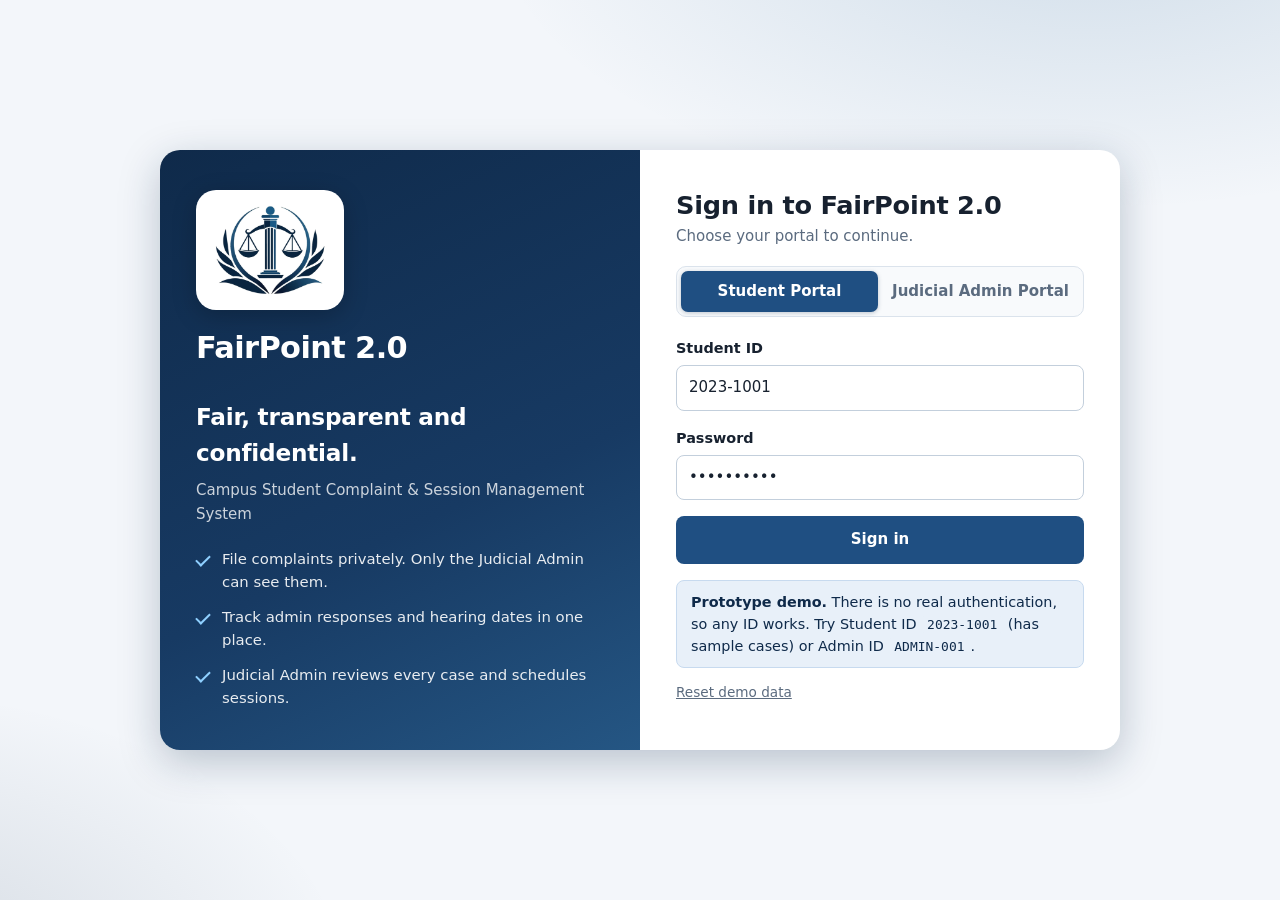
<file: fairpoint-2.0/index.html>
<!DOCTYPE html>
<html lang="en">
<head>
  <meta charset="UTF-8">
  <meta name="viewport" content="width=device-width, initial-scale=1">
  <title>FairPoint 2.0 | Campus Student Complaint &amp; Session Management System</title>
  <meta name="description" content="FairPoint 2.0 lets students file confidential complaints and track hearing sessions, while the Judicial Admin reviews cases, responds, and schedules sessions.">
  <link rel="icon" type="image/png" href="favicon.png">
  <style>


:root {
  
  --primary: #1f4f82;
  --primary-hover: #183f69;
  --primary-soft: #e8f0f9;
  --navy: #0f2a4a;
  --navy-2: #173a63;
  --accent: #2f6b9c;

  
  --bg: #f3f6fa;
  --surface: #ffffff;
  --surface-alt: #f8fafc;
  --border: #dbe3ec;
  --border-strong: #c3cfdc;
  --text: #17212f;
  --text-muted: #5b6b7f;
  --on-dark: #ffffff;

  
  --pending-bg: #fff4d6;   --pending-fg: #8a5a00;
  --review-bg: #e3efff;    --review-fg: #1b4f9c;
  --scheduled-bg: #ece6ff; --scheduled-fg: #4b34a8;
  --resolved-bg: #dff5e6;  --resolved-fg: #176a3a;
  --dismissed-bg: #eceff3; --dismissed-fg: #4d5b6c;
  --draft-bg: #eceff3;     --draft-fg: #4d5b6c;
  --danger: #b3261e;
  --danger-bg: #fdecea;

  
  --radius: 12px;
  --radius-sm: 8px;
  --shadow: 0 1px 2px rgba(15, 42, 74, .06), 0 4px 16px rgba(15, 42, 74, .06);
  --shadow-lg: 0 12px 40px rgba(15, 42, 74, .25);
  --topbar-h: 68px;
  --sidenav-w: 232px;
  --font: system-ui, -apple-system, "Segoe UI", Roboto, "Helvetica Neue", Arial, sans-serif;
  --focus: 0 0 0 3px rgba(47, 107, 156, .35);
}

*, *::before, *::after { box-sizing: border-box; }

html { -webkit-text-size-adjust: 100%; }

body {
  margin: 0;
  font-family: var(--font);
  font-size: 15px;
  line-height: 1.55;
  color: var(--text);
  background: var(--bg);
}

h1, h2, h3, p { margin: 0; }
h1 { font-size: 1.6rem; line-height: 1.2; letter-spacing: -.01em; }
h2 { font-size: 1.15rem; }
h3 { font-size: 1rem; }
code { background: var(--primary-soft); padding: 1px 6px; border-radius: 4px; font-size: .9em; }
[hidden] { display: none !important; }
img { max-width: 100%; }

.sr-only {
  position: absolute; width: 1px; height: 1px; padding: 0; margin: -1px;
  overflow: hidden; clip: rect(0, 0, 0, 0); white-space: nowrap; border: 0;
}
.skip-link {
  position: absolute; left: 12px; top: -48px; z-index: 100;
  background: var(--navy); color: var(--on-dark); padding: 8px 14px; border-radius: var(--radius-sm);
}
.skip-link:focus { top: 12px; }
.muted { color: var(--text-muted); }

:focus-visible { outline: none; box-shadow: var(--focus); border-radius: 4px; }


.brand { display: flex; align-items: center; gap: 12px; text-decoration: none; color: var(--navy); }
.brand__logo { display: block; width: 60px; height: auto; flex: none; }
.brand__text { display: flex; flex-direction: column; line-height: 1.15; }
.brand__name { font-size: 1.35rem; font-weight: 800; letter-spacing: -.02em; color: var(--navy); }
.brand__tag { font-size: .72rem; color: var(--text-muted); letter-spacing: .02em; }

.brand--stacked { flex-direction: column; align-items: flex-start; gap: 14px; margin-bottom: 28px; }
.brand--stacked .brand__name { color: var(--on-dark); font-size: 1.9rem; }
.brand__tile {
  display: grid; place-items: center;
  background: #fff; border-radius: 20px; padding: 14px 18px;
  box-shadow: 0 6px 24px rgba(0, 0, 0, .22);
}
.brand--stacked .brand__logo { width: 112px; }


.btn {
  appearance: none; border: 1px solid transparent; cursor: pointer;
  font: inherit; font-weight: 600; padding: 9px 18px; border-radius: var(--radius-sm);
  transition: background .15s, border-color .15s, color .15s, transform .05s;
}
.btn:active { transform: translateY(1px); }
.btn--primary { background: var(--primary); color: #fff; }
.btn--primary:hover { background: var(--primary-hover); }
.btn--secondary { background: var(--primary-soft); color: var(--primary); border-color: #c7daef; }
.btn--secondary:hover { background: #d8e7f7; }
.btn--ghost { background: transparent; color: var(--text-muted); border-color: var(--border-strong); }
.btn--ghost:hover { background: var(--surface-alt); color: var(--text); }
.btn--light { background: var(--surface); color: var(--navy); border-color: var(--border-strong); }
.btn--light:hover { background: var(--primary-soft); }
.btn--danger { background: var(--danger-bg); color: var(--danger); border-color: #f2c4c0; }
.btn--sm { padding: 5px 12px; font-size: .85rem; }
.btn--block { width: 100%; padding: 11px 18px; }
.link-btn {
  appearance: none; background: none; border: 0; padding: 0; margin-top: 14px;
  color: var(--text-muted); font: inherit; font-size: .85rem; text-decoration: underline; cursor: pointer;
}
.link-btn:hover { color: var(--primary); }
.icon-btn {
  appearance: none; background: transparent; border: 0; cursor: pointer;
  width: 36px; height: 36px; border-radius: 50%; font-size: 1.6rem; line-height: 1; color: var(--text-muted);
}
.icon-btn:hover { background: var(--surface-alt); color: var(--text); }


.field { display: flex; flex-direction: column; gap: 6px; margin-bottom: 16px; }
.field--inline { margin: 0; }
.field--full { grid-column: 1 / -1; }
label { font-weight: 600; font-size: .9rem; }
input, select, textarea {
  width: 100%; font: inherit; color: var(--text); background: var(--surface);
  border: 1px solid var(--border-strong); border-radius: var(--radius-sm); padding: 10px 12px;
}
input:focus, select:focus, textarea:focus { outline: none; border-color: var(--accent); box-shadow: var(--focus); }
input[readonly] { background: var(--surface-alt); color: var(--text-muted); }
textarea { resize: vertical; min-height: 96px; }
input[aria-invalid="true"], textarea[aria-invalid="true"], select[aria-invalid="true"] { border-color: var(--danger); }
.hint { font-size: .8rem; color: var(--text-muted); }
.field__error { color: var(--danger); font-size: .88rem; margin-bottom: 12px; }
.req { color: var(--danger); }
.tag {
  display: inline-block; margin-left: 8px; padding: 1px 8px; border-radius: 999px;
  background: var(--surface-alt); border: 1px solid var(--border); color: var(--text-muted);
  font-size: .72rem; font-weight: 600; vertical-align: middle;
}
fieldset { border: 0; padding: 0; margin: 0 0 8px; min-width: 0; }
legend {
  padding: 0; margin-bottom: 12px; font-weight: 700; color: var(--navy);
  font-size: 1rem; border-bottom: 2px solid var(--primary-soft); width: 100%; padding-bottom: 6px;
}
.form-grid { display: grid; grid-template-columns: repeat(2, minmax(0, 1fr)); column-gap: 18px; }
.form__actions { display: flex; flex-wrap: wrap; justify-content: flex-end; gap: 10px; margin-top: 8px; }
.form--flat { border-top: 1px solid var(--border); padding-top: 18px; margin-top: 20px; }
.form--flat h3 { margin-bottom: 12px; }


.notice {
  border-radius: var(--radius-sm); padding: 10px 14px; font-size: .9rem; margin: 16px 0 0;
  border: 1px solid transparent;
}
.notice--info { background: var(--primary-soft); border-color: #c7daef; color: var(--navy); }
.notice--lock { background: #eef7f1; border-color: #cfe8d8; color: #1c5a35; margin: 0 0 18px; }
.notice--warn { background: var(--pending-bg); color: var(--pending-fg); border-color: #f0dca0; }


.auth {
  min-height: 100vh; display: grid; place-items: center; padding: 24px 16px;
  background:
    radial-gradient(1000px 500px at 85% -10%, rgba(47, 107, 156, .18), transparent 60%),
    radial-gradient(800px 500px at -10% 110%, rgba(15, 42, 74, .14), transparent 60%),
    var(--bg);
}
.auth__panel {
  width: min(960px, 100%); display: grid; grid-template-columns: 1fr 1fr;
  background: var(--surface); border-radius: 20px; overflow: hidden; box-shadow: var(--shadow-lg);
}
.auth__brand {
  background: linear-gradient(155deg, var(--navy) 0%, var(--navy-2) 60%, var(--accent) 130%);
  color: var(--on-dark); padding: 40px 36px; display: flex; flex-direction: column; justify-content: center;
}
.auth__brand h2 { font-size: 1.45rem; margin-bottom: 8px; letter-spacing: -.01em; }
.auth__brand > p { color: rgba(255, 255, 255, .78); margin-bottom: 22px; }
.auth__points { list-style: none; margin: 0; padding: 0; display: grid; gap: 12px; }
.auth__points li { position: relative; padding-left: 26px; color: rgba(255, 255, 255, .9); font-size: .93rem; }
.auth__points li::before {
  content: ""; position: absolute; left: 0; top: 7px; width: 14px; height: 8px;
  border-left: 2px solid #8fd0ff; border-bottom: 2px solid #8fd0ff; transform: rotate(-45deg);
}
.auth__card { padding: 40px 36px; }
.auth__card h1 { margin-bottom: 4px; }
.auth__card .muted { margin-bottom: 18px; }

.segmented {
  display: grid; grid-template-columns: 1fr 1fr; gap: 4px; padding: 4px; margin-bottom: 20px;
  background: var(--surface-alt); border: 1px solid var(--border); border-radius: 10px;
}
.segmented__btn {
  appearance: none; border: 0; background: transparent; cursor: pointer; font: inherit; font-weight: 600;
  padding: 9px 10px; border-radius: 7px; color: var(--text-muted);
}
.segmented__btn[aria-pressed="true"] { background: var(--primary); color: #fff; box-shadow: 0 1px 4px rgba(15, 42, 74, .25); }


.shell { min-height: 100vh; display: flex; flex-direction: column; }
.topbar {
  position: sticky; top: 0; z-index: 20; height: var(--topbar-h);
  display: flex; align-items: center; justify-content: space-between; gap: 16px; padding: 0 24px;
  background: var(--surface); border-bottom: 1px solid var(--border);
  box-shadow: 0 1px 0 rgba(15, 42, 74, .03), 0 6px 18px rgba(15, 42, 74, .04);
}
.topbar::after {
  content: ""; position: absolute; left: 0; right: 0; bottom: -1px; height: 3px;
  background: linear-gradient(90deg, var(--navy), var(--accent));
}
.topbar__user { display: flex; align-items: center; gap: 14px; }
.role-chip {
  padding: 4px 12px; border-radius: 999px; background: var(--primary-soft); color: var(--primary);
  font-size: .78rem; font-weight: 700; border: 1px solid #c7daef; white-space: nowrap;
}
.user-meta { display: flex; flex-direction: column; text-align: right; line-height: 1.2; }
.user-meta small { color: var(--text-muted); }

.shell__body { flex: 1; display: flex; min-height: 0; }
.sidenav {
  flex: none; width: var(--sidenav-w); padding: 20px 14px; background: var(--navy);
  display: flex; flex-direction: column; gap: 6px;
}
.nav-item {
  appearance: none; border: 0; background: transparent; cursor: pointer; font: inherit; font-weight: 600;
  display: flex; align-items: center; gap: 10px; width: 100%; text-align: left; white-space: nowrap;
  padding: 11px 12px; border-radius: 10px; color: rgba(255, 255, 255, .78);
}
.nav-item svg { width: 20px; height: 20px; flex: none; }
.nav-item:hover { background: rgba(255, 255, 255, .08); color: #fff; }
.nav-item[aria-current="page"] { background: rgba(255, 255, 255, .16); color: #fff; }
.nav-item:focus-visible { box-shadow: 0 0 0 3px rgba(143, 208, 255, .5); }
.nav-count {
  margin-left: auto; min-width: 22px; padding: 0 7px; border-radius: 999px; text-align: center;
  background: #ffb74d; color: #3b2600; font-size: .75rem; font-weight: 800;
}
.content { flex: 1; min-width: 0; padding: 28px clamp(16px, 3vw, 40px) 56px; max-width: 1320px; }
.content:focus { outline: none; }
.view { display: grid; grid-template-columns: minmax(0, 1fr); gap: 20px; align-content: start; }
.view__head { display: grid; gap: 4px; }


.card {
  background: var(--surface); border: 1px solid var(--border); border-radius: var(--radius);
  box-shadow: var(--shadow); padding: 22px;
}
.card__title { margin-bottom: 14px; }
.stats { display: grid; grid-template-columns: repeat(auto-fit, minmax(170px, 1fr)); gap: 14px; }
.stat {
  background: var(--surface); border: 1px solid var(--border); border-radius: var(--radius);
  padding: 16px 18px; box-shadow: var(--shadow); display: flex; flex-direction: column; gap: 2px;
  border-left: 4px solid var(--accent);
}
.stat__label { font-size: .8rem; color: var(--text-muted); font-weight: 600; text-transform: uppercase; letter-spacing: .04em; }
.stat__value { font-size: 1.8rem; line-height: 1.1; color: var(--navy); }
.stat--pending { border-left-color: #e0a100; }
.stat--review { border-left-color: #2d74d1; }
.stat--scheduled { border-left-color: #6b4fd1; }
.stat--resolved { border-left-color: #2c9a5c; }
.section-title { color: var(--navy); margin-top: 6px; }

.quick-bar {
  display: flex; flex-wrap: wrap; justify-content: space-between; align-items: center; gap: 12px; margin: 6px 0 18px;
}
.quick-actions {
  display: flex; flex-wrap: wrap; gap: 10px;
}
.quick-btn, .status-pill {
  appearance: none; border: 1px solid var(--border-strong); background: var(--surface); color: var(--text);
  border-radius: 999px; cursor: pointer; font: inherit; font-weight: 700; padding: 8px 14px; transition: background .15s, border-color .15s, color .15s, transform .05s;
}
.quick-btn:hover, .status-pill:hover { border-color: var(--primary); color: var(--primary); }
.quick-btn:active, .status-pill:active { transform: translateY(1px); }
.quick-btn--primary {
  background: var(--primary); color: #fff; border-color: var(--primary);
}
.quick-btn--primary:hover { background: var(--primary-hover); color: #fff; }
.quick-bar__search { flex: 1 1 260px; max-width: 420px; }
.status-pills {
  display: flex; flex-wrap: wrap; gap: 8px; margin: 0 0 16px;
}
.status-pill { padding: 7px 12px; font-size: .82rem; }
.status-pill.is-active {
  background: var(--primary-soft); border-color: #bdd4ee; color: var(--primary);
}

.badge {
  display: inline-flex; align-items: center; gap: 6px; padding: 3px 11px; border-radius: 999px;
  font-size: .78rem; font-weight: 700; white-space: nowrap; background: var(--dismissed-bg); color: var(--dismissed-fg);
}
.badge::before { content: ""; width: 7px; height: 7px; border-radius: 50%; background: currentColor; }
.badge--pending { background: var(--pending-bg); color: var(--pending-fg); }
.badge--review { background: var(--review-bg); color: var(--review-fg); }
.badge--scheduled { background: var(--scheduled-bg); color: var(--scheduled-fg); }
.badge--resolved { background: var(--resolved-bg); color: var(--resolved-fg); }
.badge--dismissed { background: var(--dismissed-bg); color: var(--dismissed-fg); }
.badge--draft { background: var(--draft-bg); color: var(--draft-fg); }
.badge--published { background: var(--resolved-bg); color: var(--resolved-fg); }


.upcoming { display: grid; gap: 12px; grid-template-columns: repeat(auto-fill, minmax(320px, 1fr)); }
.session-card {
  display: flex; gap: 16px; align-items: flex-start; padding: 16px; background: var(--surface);
  border: 1px solid #d6cdf5; border-left: 4px solid #6b4fd1; border-radius: var(--radius); box-shadow: var(--shadow);
}
.date-chip {
  flex: none; width: 58px; text-align: center; border-radius: 10px; overflow: hidden;
  border: 1px solid var(--border); background: var(--surface);
}
.date-chip__mon { display: block; background: #6b4fd1; color: #fff; font-size: .7rem; font-weight: 800; letter-spacing: .08em; padding: 2px 0; }
.date-chip__day { display: block; font-size: 1.4rem; font-weight: 800; color: var(--navy); padding: 4px 0; line-height: 1.1; }
.session-card__body { display: grid; gap: 2px; min-width: 0; }
.session-card__body strong { color: var(--navy); }
.session-card__body span, .session-card__body p { font-size: .9rem; color: var(--text-muted); }

.case-list { display: grid; gap: 16px; }
.case {
  background: var(--surface); border: 1px solid var(--border); border-radius: var(--radius);
  box-shadow: var(--shadow); padding: 20px; display: grid; gap: 14px;
}
.case__head { display: flex; justify-content: space-between; align-items: flex-start; gap: 12px; }
.case-id { font-size: .78rem; font-weight: 700; color: var(--accent); letter-spacing: .06em; text-transform: uppercase; }
.case__head h3 { margin-top: 2px; }
.meta { display: grid; grid-template-columns: repeat(auto-fit, minmax(160px, 1fr)); gap: 10px 18px; margin: 0; }
.meta div { min-width: 0; }
.meta dt { font-size: .72rem; text-transform: uppercase; letter-spacing: .05em; color: var(--text-muted); font-weight: 700; }
.meta dd { margin: 0; overflow-wrap: anywhere; }
.case__text {
  white-space: pre-wrap; overflow-wrap: anywhere; background: var(--surface-alt);
  border: 1px solid var(--border); border-radius: var(--radius-sm); padding: 12px 14px;
}
.block { border-radius: var(--radius-sm); padding: 12px 14px; border: 1px solid var(--border); }
.block h4 { margin: 0 0 6px; font-size: .85rem; text-transform: uppercase; letter-spacing: .05em; color: var(--navy); }
.block--session { background: #f4f1ff; border-color: #d6cdf5; }
.block--response { background: #f1f7ff; border-color: #cfe0f5; }
.block--none { background: var(--surface-alt); color: var(--text-muted); font-size: .9rem; }
.response { padding: 8px 0; }
.response + .response { border-top: 1px dashed var(--border-strong); }
.response__meta { font-size: .78rem; color: var(--text-muted); }
.response p { white-space: pre-wrap; overflow-wrap: anywhere; }


.toolbar { display: flex; flex-wrap: wrap; gap: 12px; margin-bottom: 16px; }
.toolbar .field--inline:first-child { flex: 1 1 260px; }
.toolbar .field--inline:last-child { flex: 0 0 200px; }
.table-wrap { overflow-x: auto; position: relative; } 
.table { width: 100%; min-width: 820px; border-collapse: collapse; font-size: .9rem; }
.table td:first-child strong, .table td:first-child small { white-space: nowrap; }
.table td:nth-child(4) .excerpt { min-width: 200px; }
.table th {
  text-align: left; padding: 10px 12px; font-size: .75rem; text-transform: uppercase; letter-spacing: .05em;
  color: var(--text-muted); border-bottom: 2px solid var(--border); white-space: nowrap;
}
.table td { padding: 12px 10px; border-bottom: 1px solid var(--border); vertical-align: top; }
.table tbody tr:hover { background: var(--surface-alt); }
.table td small { display: block; }
.table .person strong { display: block; }
.table .person small { color: var(--text-muted); }
.table .excerpt { display: block; max-width: 300px; overflow-wrap: anywhere; white-space: pre-wrap; }
.table .excerpt--clamped:not(.excerpt--open) { display: -webkit-box; -webkit-line-clamp: 3; -webkit-box-orient: vertical; overflow: hidden; }
.table .link-more { margin-top: 4px; font-size: .8rem; color: var(--primary); }
.table td[data-label="Status"] small { margin-top: 6px; }

.table th:last-child, .table td.cell-actions { position: sticky; right: 0; background: var(--surface); box-shadow: -8px 0 8px -8px rgba(15, 42, 74, .18); }
.table tbody tr:hover td.cell-actions { background: var(--surface-alt); }
.table .actions { flex-direction: column; align-items: stretch; }
.table .actions { display: flex; flex-wrap: wrap; gap: 6px; justify-content: flex-end; }
.empty { text-align: center; color: var(--text-muted); padding: 28px 12px; }
.dash { color: var(--text-muted); }


.dialog {
  width: min(720px, calc(100vw - 24px)); max-height: calc(100vh - 24px); padding: 0; border: 0;
  border-radius: 16px; box-shadow: var(--shadow-lg); color: var(--text); background: var(--surface);
}
.dialog::backdrop { background: rgba(15, 42, 74, .55); backdrop-filter: blur(2px); }
.dialog__inner { display: flex; flex-direction: column; max-height: calc(100vh - 24px); }
.dialog__head {
  display: flex; justify-content: space-between; align-items: flex-start; gap: 12px;
  padding: 18px 22px; border-bottom: 1px solid var(--border);
}
.dialog__head-actions { display: flex; align-items: center; gap: 8px; }
.dialog__body { padding: 20px 22px 24px; overflow-y: auto; }
.detail-grid { display: grid; gap: 14px; }


.toast-region {
  position: fixed; right: 16px; bottom: 16px; z-index: 200; display: grid; gap: 10px; max-width: min(380px, calc(100vw - 32px));
}
.toast {
  background: var(--navy); color: #fff; padding: 12px 16px; border-radius: 10px; box-shadow: var(--shadow-lg);
  border-left: 4px solid #5fd08a; animation: toast-in .2s ease-out;
}
.toast--error { border-left-color: #ff7b72; }
@keyframes toast-in { from { transform: translateY(8px); opacity: 0; } to { transform: none; opacity: 1; } }


@media (max-width: 860px) {
  .auth__panel { grid-template-columns: 1fr; }
  .auth__brand { padding: 28px 24px; }
  .auth__card { padding: 28px 24px; }
  .brand--stacked { flex-direction: row; align-items: center; margin-bottom: 16px; }
  .brand--stacked .brand__logo { width: 64px; }
  .brand__tile { padding: 8px 10px; border-radius: 14px; }
  .auth__points { display: none; }

  .shell__body { flex-direction: column; }
  .sidenav {
    width: 100%; flex-direction: row; overflow-x: auto; padding: 10px 12px; gap: 6px;
    position: sticky; top: var(--topbar-h); z-index: 15;
  }
  .nav-item { width: auto; white-space: nowrap; padding: 9px 14px; }
}

@media (max-width: 640px) {
  .topbar { padding: 0 14px; height: auto; min-height: var(--topbar-h); flex-wrap: wrap; padding-block: 8px; }
  .brand__logo { width: 42px; }
  .brand__tag { display: none; }
  .user-meta { display: none; }
  .role-chip { display: none; }
  .sidenav { top: 0; position: static; }
  .form-grid { grid-template-columns: 1fr; }
  .card { padding: 16px; }
  .form__actions .btn { flex: 1 1 100%; }
  .toolbar .field--inline:last-child { flex: 1 1 100%; }

  
  .table { min-width: 0; }
  .table td:nth-child(4) .excerpt { min-width: 0; }
  .table thead { position: absolute; width: 1px; height: 1px; overflow: hidden; clip: rect(0, 0, 0, 0); }
  .table, .table tbody, .table tr, .table td { display: block; width: 100%; }
  .table tr { border: 1px solid var(--border); border-radius: var(--radius-sm); margin-bottom: 12px; padding: 6px 4px; background: var(--surface); }
  .table td { border: 0; padding: 6px 10px; display: grid; grid-template-columns: 104px 1fr; gap: 8px; }
  .table td::before {
    content: attr(data-label); font-size: .72rem; text-transform: uppercase; letter-spacing: .05em;
    color: var(--text-muted); font-weight: 700; padding-top: 2px;
  }
  .table td.cell-actions { grid-template-columns: 1fr; position: static; box-shadow: none; background: transparent; }
  .table td.cell-actions::before { display: none; }
  .table .actions { flex-direction: row; justify-content: flex-start; }
  .table .excerpt { max-width: none; }
}

@media (prefers-reduced-motion: reduce) {
  * { animation: none !important; transition: none !important; }
}
  </style>
</head>
<body>
  <a class="skip-link" href="#main">Skip to main content</a>

  
  <section id="auth-view" class="auth" aria-labelledby="auth-title">
    <div class="auth__panel">
      <aside class="auth__brand">
        <div class="brand brand--stacked">
          <span class="brand__tile">
            <img class="brand__logo" src="logo.png" width="360" height="297" alt="">
          </span>
          <span class="brand__name">FairPoint 2.0</span>
        </div>
        <h2>Fair, transparent and confidential.</h2>
        <p>Campus Student Complaint &amp; Session Management System</p>
        <ul class="auth__points">
          <li>File complaints privately. Only the Judicial Admin can see them.</li>
          <li>Track admin responses and hearing dates in one place.</li>
          <li>Judicial Admin reviews every case and schedules sessions.</li>
        </ul>
      </aside>

      <div class="auth__card">
        <h1 id="auth-title">Sign in to FairPoint 2.0</h1>
        <p class="muted">Choose your portal to continue.</p>

        <div class="segmented" role="group" aria-label="Choose portal">
          <button type="button" class="segmented__btn" data-role="student" aria-pressed="true">Student Portal</button>
          <button type="button" class="segmented__btn" data-role="admin" aria-pressed="false">Judicial Admin Portal</button>
        </div>

        <form id="login-form" novalidate>
          <div class="field">
            <label for="login-id" id="login-id-label">Student ID</label>
            <input id="login-id" name="id" type="text" autocomplete="username" required>
          </div>
          <div class="field">
            <label for="login-password">Password</label>
            <input id="login-password" name="password" type="password" autocomplete="current-password" required>
          </div>
          <p id="login-error" class="field__error" role="alert" hidden></p>
          <button type="submit" class="btn btn--primary btn--block">Sign in</button>
        </form>

        <div class="notice notice--info">
          <strong>Prototype demo.</strong> There is no real authentication, so any ID works.
          Try Student ID <code>2023-1001</code> (has sample cases) or Admin ID <code>ADMIN-001</code>.
        </div>
        <button type="button" id="reset-demo" class="link-btn">Reset demo data</button>
      </div>
    </div>
  </section>

  
  <div id="app-shell" class="shell" hidden>
    <header class="topbar">
      <div class="brand">
        <img class="brand__logo" src="logo.png" width="360" height="297" alt="">
        <span class="brand__text">
          <span class="brand__name">FairPoint 2.0</span>
          <span class="brand__tag">Student Complaint &amp; Session Management</span>
        </span>
      </div>
      <div class="topbar__user">
        <span id="role-chip" class="role-chip">Student Portal</span>
        <div class="user-meta">
          <strong id="user-name"></strong>
          <small id="user-id"></small>
        </div>
        <button type="button" id="logout-btn" class="btn btn--light">Log out</button>
      </div>
    </header>

    <div class="shell__body">
      <nav id="sidenav" class="sidenav" aria-label="Primary"></nav>

      <main id="main" class="content" tabindex="-1">

        
        <section id="view-student-file" class="view" data-view="student-file" hidden aria-labelledby="h-file">
          <header class="view__head">
            <h1 id="h-file">File a Complaint</h1>
            <p class="muted">Share what happened. Your report goes straight to the Judicial Admin.</p>
          </header>

          <p class="notice notice--lock">
            <strong>Private and confidential.</strong> Other students cannot see your complaint. Only you and the Judicial Admin can.
          </p>

          <form id="complaint-form" class="card form" novalidate>
            <fieldset>
              <legend>Complainant details</legend>
              <div class="form-grid">
                <div class="field">
                  <label for="f-name">Student name <span class="req" aria-hidden="true">*</span></label>
                  <input id="f-name" name="complainantName" type="text" autocomplete="name" required>
                </div>
                <div class="field">
                  <label for="f-sid">Student ID</label>
                  <input id="f-sid" name="studentId" type="text" readonly>
                  <p class="hint">Linked to your login so only you can track this case.</p>
                </div>
                <div class="field">
                  <label for="f-course">Course <span class="req" aria-hidden="true">*</span></label>
                  <input id="f-course" name="course" type="text" list="course-list" placeholder="e.g. BSIT" required>
                </div>
                <div class="field">
                  <label for="f-section">Section <span class="req" aria-hidden="true">*</span></label>
                  <input id="f-section" name="section" type="text" placeholder="e.g. 2B" required>
                </div>
              </div>
            </fieldset>

            <fieldset>
              <legend>Respondent details <span class="tag">Optional</span></legend>
              <div class="form-grid">
                <div class="field">
                  <label for="f-rname">Target person's name</label>
                  <input id="f-rname" name="respName" type="text">
                </div>
                <div class="field">
                  <label for="f-rcourse">Course</label>
                  <input id="f-rcourse" name="respCourse" type="text" list="course-list">
                </div>
                <div class="field">
                  <label for="f-rsection">Section</label>
                  <input id="f-rsection" name="respSection" type="text">
                </div>
              </div>
            </fieldset>

            <fieldset>
              <legend>Incident details</legend>
              <div class="field">
                <label for="f-desc">Complaint description <span class="req" aria-hidden="true">*</span></label>
                <textarea id="f-desc" name="description" rows="7" maxlength="1500" placeholder="Describe what happened, when and where it happened, and who was involved."></textarea>
                <p class="hint"><span id="desc-count">0</span> / 1500 characters (minimum 20)</p>
              </div>
            </fieldset>

            <div class="form__actions">
              <button type="reset" class="btn btn--ghost">Clear form</button>
              <button type="submit" class="btn btn--primary">Submit complaint</button>
            </div>
          </form>

          <datalist id="course-list">
            <option value="BSIT"></option>
            <option value="BSCS"></option>
            <option value="BSBA"></option>
            <option value="BSED"></option>
            <option value="BSN"></option>
            <option value="BSCE"></option>
            <option value="BSHM"></option>
          </datalist>
        </section>

        
        <section id="view-student-tracker" class="view" data-view="student-tracker" hidden aria-labelledby="h-tracker">
          <header class="view__head">
            <h1 id="h-tracker">Schedule Tracker</h1>
            <p class="muted">Follow the status of your complaints, admin responses and hearing dates.</p>
          </header>

          <div class="quick-bar">
            <div class="quick-actions">
              <button type="button" class="quick-btn quick-btn--primary" data-quick="file-complaint">File complaint</button>
              <button type="button" class="quick-btn" data-quick="jump-upcoming">View upcoming</button>
            </div>
            <div class="quick-bar__search">
              <label class="sr-only" for="tracker-search">Search my complaints</label>
              <input id="tracker-search" type="search" placeholder="Search my complaints or case ID">
            </div>
          </div>

          <div id="tracker-stats" class="stats"></div>

          <h2 class="section-title">Upcoming sessions</h2>
          <div id="tracker-upcoming" class="upcoming"></div>

          <h2 class="section-title">My complaints</h2>
          <div id="tracker-list" class="case-list"></div>
        </section>

        
        <section id="view-admin-board" class="view" data-view="admin-board" hidden aria-labelledby="h-board">
          <header class="view__head">
            <h1 id="h-board">Complaint Review Board</h1>
            <p class="muted">Every complaint submitted across campus, with complainant and respondent details.</p>
          </header>

          <div id="board-stats" class="stats"></div>

          <div class="card">
            <div class="toolbar">
              <div class="field field--inline">
                <label for="board-search" class="sr-only">Search complaints</label>
                <input id="board-search" type="search" placeholder="Search by case ID, name, student ID or keyword">
              </div>
              <div class="field field--inline">
                <label for="board-filter" class="sr-only">Filter by status</label>
                <select id="board-filter"></select>
              </div>
            </div>
            <div class="status-pills" aria-label="Quick status filters">
              <button type="button" class="status-pill is-active" data-status-filter="all">All</button>
              <button type="button" class="status-pill" data-status-filter="pending">Pending</button>
              <button type="button" class="status-pill" data-status-filter="review">Review</button>
              <button type="button" class="status-pill" data-status-filter="scheduled">Scheduled</button>
              <button type="button" class="status-pill" data-status-filter="resolved">Resolved</button>
              <button type="button" class="status-pill" data-status-filter="dismissed">Dismissed</button>
            </div>
            <div class="table-wrap">
              <table class="table">
                <thead>
                  <tr>
                    <th scope="col">Case</th>
                    <th scope="col">Complainant</th>
                    <th scope="col">Respondent</th>
                    <th scope="col">Incident</th>
                    <th scope="col">Status &amp; session</th>
                    <th scope="col"><span class="sr-only">Actions</span></th>
                  </tr>
                </thead>
                <tbody id="board-body"></tbody>
              </table>
            </div>
            <p id="board-empty" class="empty" hidden>No complaints match your search or filter.</p>
          </div>
        </section>

        
        <section id="view-admin-scheduler" class="view" data-view="admin-scheduler" hidden aria-labelledby="h-scheduler">
          <header class="view__head">
            <h1 id="h-scheduler">Session Scheduling</h1>
            <p class="muted">Set, update and publish official hearing or talk sessions. Published sessions appear instantly on the student's tracker.</p>
          </header>

          <form id="session-form" class="card form" novalidate>
            <h2 id="session-form-title" class="card__title">Set a session</h2>
            <div class="form-grid">
              <div class="field field--full">
                <label for="sch-case">Case <span class="req" aria-hidden="true">*</span></label>
                <select id="sch-case" name="caseId" required></select>
              </div>
              <div class="field">
                <label for="sch-type">Session type</label>
                <select id="sch-type" name="type"></select>
              </div>
              <div class="field">
                <label for="sch-date">Date <span class="req" aria-hidden="true">*</span></label>
                <input id="sch-date" name="date" type="date" required>
              </div>
              <div class="field">
                <label for="sch-time">Time <span class="req" aria-hidden="true">*</span></label>
                <input id="sch-time" name="time" type="time" required>
              </div>
              <div class="field field--full">
                <label for="sch-venue">Venue <span class="req" aria-hidden="true">*</span></label>
                <input id="sch-venue" name="venue" type="text" placeholder="e.g. Judicial Office, Admin Building Room 204" required>
              </div>
              <div class="field field--full">
                <label for="sch-notes">Notes for the parties</label>
                <textarea id="sch-notes" name="notes" rows="3" placeholder="e.g. Bring your valid school ID and any supporting evidence."></textarea>
              </div>
            </div>
            <p id="sch-existing" class="notice notice--info" hidden></p>
            <div class="form__actions">
              <button type="button" id="sch-clear" class="btn btn--ghost">Clear</button>
              <button type="submit" class="btn btn--secondary" data-mode="draft">Save as draft</button>
              <button type="submit" class="btn btn--primary" data-mode="publish">Publish to student</button>
            </div>
          </form>

          <div class="card">
            <h2 class="card__title">All sessions</h2>
            <div class="table-wrap">
              <table class="table">
                <thead>
                  <tr>
                    <th scope="col">Case</th>
                    <th scope="col">Student</th>
                    <th scope="col">Type</th>
                    <th scope="col">Date &amp; time</th>
                    <th scope="col">Venue</th>
                    <th scope="col">State</th>
                    <th scope="col"><span class="sr-only">Actions</span></th>
                  </tr>
                </thead>
                <tbody id="session-body"></tbody>
              </table>
            </div>
            <p id="session-empty" class="empty" hidden>No sessions yet. Use the form above to set one.</p>
          </div>
        </section>

      </main>
    </div>
  </div>

  
  <dialog id="case-dialog" class="dialog" aria-labelledby="case-dialog-title">
    <div class="dialog__inner">
      <header class="dialog__head">
        <div>
          <p id="dlg-case-id" class="case-id"></p>
          <h2 id="case-dialog-title"></h2>
        </div>
        <div class="dialog__head-actions">
          <span id="dlg-status" class="badge"></span>
          <button type="button" id="dlg-close" class="icon-btn" aria-label="Close case details">&times;</button>
        </div>
      </header>

      <div class="dialog__body">
        <div id="dlg-details"></div>

        <form id="response-form" class="form form--flat" novalidate>
          <h3>Respond and manage</h3>
          <div class="field">
            <label for="resp-text">Response to the student</label>
            <textarea id="resp-text" name="text" rows="4" placeholder="Type your response or notes. The student will see this on their tracker."></textarea>
          </div>
          <div class="field">
            <label for="resp-status">Case status</label>
            <select id="resp-status" name="status"></select>
          </div>
          <div class="form__actions">
            <button type="button" id="dlg-schedule" class="btn btn--secondary">Schedule a session</button>
            <button type="submit" class="btn btn--primary">Send response</button>
          </div>
        </form>
      </div>
    </div>
  </dialog>

  <div id="toast-region" class="toast-region" role="status" aria-live="polite"></div>

  <script>

(() => {
  'use strict';

  
  const DB_KEY = 'fairpoint.v1.db';       
  const USER_KEY = 'fairpoint.v1.user';   

  const STATUS = {
    pending:   'Pending',
    review:    'Under Review',
    scheduled: 'Hearing Scheduled',
    resolved:  'Resolved',
    dismissed: 'Dismissed',
  };
  const STATUS_KEYS = Object.keys(STATUS);
  const SESSION_TYPES = ['Hearing', 'Mediation / Talk Session', 'Fact-finding Conference', 'Follow-up Session'];

  const KNOWN_STUDENTS = {
    '2023-1001': { name: 'Maria Santos',   course: 'BSIT', section: '2B' },
    '2023-1002': { name: 'Juan Dela Cruz', course: 'BSCS', section: '3A' },
    '2023-1003': { name: 'Angela Reyes',   course: 'BSBA', section: '1C' },
  };

  const ICON = (paths) =>
    `<svg viewBox="0 0 24 24" fill="none" stroke="currentColor" stroke-width="2" stroke-linecap="round" stroke-linejoin="round" aria-hidden="true">${paths}</svg>`;
  const ICONS = {
    file: ICON('<path d="M14 2H6a2 2 0 0 0-2 2v16a2 2 0 0 0 2 2h12a2 2 0 0 0 2-2V8z"/><polyline points="14 2 14 8 20 8"/><line x1="12" y1="18" x2="12" y2="12"/><line x1="9" y1="15" x2="15" y2="15"/>'),
    calendar: ICON('<rect x="3" y="4" width="18" height="18" rx="2" ry="2"/><line x1="16" y1="2" x2="16" y2="6"/><line x1="8" y1="2" x2="8" y2="6"/><line x1="3" y1="10" x2="21" y2="10"/>'),
    board: ICON('<path d="M16 4h2a2 2 0 0 1 2 2v14a2 2 0 0 1-2 2H6a2 2 0 0 1-2-2V6a2 2 0 0 1 2-2h2"/><rect x="8" y="2" width="8" height="4" rx="1" ry="1"/>'),
  };

  const NAV = {
    student: [
      { view: 'student-file',    label: 'File a Complaint', icon: ICONS.file },
      { view: 'student-tracker', label: 'Schedule Tracker', icon: ICONS.calendar },
    ],
    admin: [
      { view: 'admin-board',     label: 'Complaint Board',    icon: ICONS.board },
      { view: 'admin-scheduler', label: 'Session Scheduling', icon: ICONS.calendar },
    ],
  };

  
  const $ = (sel, root = document) => root.querySelector(sel);
  const $$ = (sel, root = document) => Array.from(root.querySelectorAll(sel));
  const esc = (s) => String(s ?? '').replace(/[&<>"']/g, (ch) => (
    { '&': '&amp;', '<': '&lt;', '>': '&gt;', '"': '&quot;', "'": '&#39;' }[ch]
  ));
  const uid = () => Date.now().toString(36) + Math.random().toString(36).slice(2, 8);
  const normId = (s) => String(s || '').trim().toUpperCase();

  
  const pad = (n) => String(n).padStart(2, '0');
  const toISODate = (d) => `${d.getFullYear()}-${pad(d.getMonth() + 1)}-${pad(d.getDate())}`;
  const todayISO = () => toISODate(new Date());
  const addDays = (n) => { const d = new Date(); d.setDate(d.getDate() + n); return toISODate(d); };
  const parseISODate = (s) => { const [y, m, d] = s.split('-').map(Number); return new Date(y, m - 1, d); };
  const fmtDate = (s) => parseISODate(s).toLocaleDateString('en-US', { weekday: 'long', month: 'long', day: 'numeric', year: 'numeric' });
  const fmtDateShort = (s) => parseISODate(s).toLocaleDateString('en-US', { month: 'short', day: 'numeric', year: 'numeric' });
  const fmtMonth = (s) => parseISODate(s).toLocaleDateString('en-US', { month: 'short' }).toUpperCase();
  const fmtTime = (t) => {
    const [h, m] = t.split(':').map(Number);
    return new Date(2000, 0, 1, h, m).toLocaleTimeString('en-US', { hour: 'numeric', minute: '2-digit' });
  };
  const fmtStamp = (iso) => new Date(iso).toLocaleString('en-US', { month: 'short', day: 'numeric', year: 'numeric', hour: 'numeric', minute: '2-digit' });

  const courseSection = (course, section) => [course, section].filter(Boolean).join('-');
  const makeTitle = (text) => {
    const t = text.replace(/\s+/g, ' ').trim();
    if (t.length <= 70) return t;
    const cut = t.slice(0, 70);
    return cut.slice(0, Math.max(cut.lastIndexOf(' '), 40)) + '…';
  };

  
  function makeStore(getArea) {
    const mem = new Map();
    return {
      get(k) { if (mem.has(k)) return mem.get(k); try { return getArea().getItem(k); } catch { return null; } },
      set(k, v) { try { getArea().setItem(k, v); mem.delete(k); } catch { mem.set(k, v); } },
      remove(k) { mem.delete(k); try { getArea().removeItem(k); } catch {  } },
    };
  }
  const local = makeStore(() => window.localStorage);
  const tabStore = makeStore(() => window.sessionStorage);

  
  function seed() {
    const yr = new Date().getFullYear();
    const cid = (n) => `FP-${yr}-${String(n).padStart(4, '0')}`;
    const ago = (days, hour = 9) => { const d = new Date(); d.setDate(d.getDate() - days); d.setHours(hour, 15, 0, 0); return d.toISOString(); };
    const reply = (text, days, hour) => ({ id: uid(), text, at: ago(days, hour), by: 'Judicial Admin' });
    const build = (c) => ({ ...c, title: makeTitle(c.description) });

    const complaints = [
      build({
        id: cid(1), studentId: '2023-1001', complainantName: 'Maria Santos', course: 'BSIT', section: '2B',
        respName: 'Mark Villanueva', respCourse: 'BSIT', respSection: '2A',
        description: 'During our CC103 group project, Mark repeatedly posted insulting messages about my work in the class group chat and refused to submit his part. When I asked him to stop, he threatened to remove me from the group. I would like the Judicial Office to mediate.',
        status: 'scheduled', createdAt: ago(6),
        responses: [reply('Thank you for reporting this. We reviewed the chat screenshots you attached and will hold a mediation session with both parties. Please see the schedule on your tracker.', 3, 14)],
      }),
      build({
        id: cid(2), studentId: '2023-1001', complainantName: 'Maria Santos', course: 'BSIT', section: '2B',
        respName: '', respCourse: '', respSection: '',
        description: 'Computer Laboratory 2 was left unlocked after class hours twice this week, and several mouse and keyboard units are now missing. I am worried about the security of our shared equipment.',
        status: 'pending', createdAt: ago(1), responses: [],
      }),
      build({
        id: cid(3), studentId: '2023-1002', complainantName: 'Juan Dela Cruz', course: 'BSCS', section: '3A',
        respName: 'Ricardo Lim', respCourse: 'BSCS', respSection: '3B',
        description: 'Ricardo submitted a program I wrote for our Data Structures lab as his own work. I have my commit history and a copy of the original file that show it was mine.',
        status: 'review', createdAt: ago(4),
        responses: [reply('We received your evidence and have asked the respondent for a written statement. We will contact you with next steps.', 2, 10)],
      }),
      build({
        id: cid(4), studentId: '2023-1003', complainantName: 'Angela Reyes', course: 'BSBA', section: '1C',
        respName: 'Patricia Gomez', respCourse: 'BSBA', respSection: '1C',
        description: 'A classmate kept reserving library seats for her group by leaving bags there all day, which stopped other students from using the study area.',
        status: 'resolved', createdAt: ago(20),
        responses: [reply('Both parties attended a talk session and agreed to follow the library seating policy. This case is now closed.', 11, 15)],
      }),
    ];

    const stamp = (days) => ago(days);
    const sessions = [
      { id: uid(), caseId: cid(1), type: 'Mediation / Talk Session', date: addDays(3), time: '09:00',
        venue: 'Judicial Office, Admin Building Room 204', notes: 'Bring your valid school ID and your chat screenshots.',
        published: true, createdAt: stamp(3), updatedAt: stamp(3), publishedAt: stamp(3) },
      { id: uid(), caseId: cid(3), type: 'Fact-finding Conference', date: addDays(6), time: '14:00',
        venue: 'Judicial Office, Admin Building Room 204', notes: 'Draft only. Not yet shared with the parties.',
        published: false, createdAt: stamp(1), updatedAt: stamp(1), publishedAt: null },
      { id: uid(), caseId: cid(4), type: 'Mediation / Talk Session', date: addDays(-12), time: '10:00',
        venue: 'Student Affairs Office', notes: '',
        published: true, createdAt: stamp(15), updatedAt: stamp(15), publishedAt: stamp(15) },
    ];
    return { complaints, sessions };
  }

  function loadDB() {
    const raw = local.get(DB_KEY);
    if (raw) {
      try {
        const d = JSON.parse(raw);
        if (d && Array.isArray(d.complaints) && Array.isArray(d.sessions)) return d;
      } catch {  }
    }
    const fresh = seed();
    local.set(DB_KEY, JSON.stringify(fresh));
    return fresh;
  }
  let db = loadDB();

  
  function mutate(fn) {
    db = loadDB();
    const result = fn(db);
    local.set(DB_KEY, JSON.stringify(db));
    return result;
  }

  const complaintById = (id, d = db) => d.complaints.find((c) => c.id === id);
  const sessionFor = (caseId, d = db) => d.sessions.find((s) => s.caseId === caseId);
  function nextCaseId(d) {
    const yr = new Date().getFullYear();
    const max = d.complaints.reduce((m, c) => Math.max(m, parseInt(String(c.id).split('-').pop(), 10) || 0), 0);
    return `FP-${yr}-${String(max + 1).padStart(4, '0')}`;
  }

  
  let user = null;
  let currentView = null;
  let loginRole = 'student';

  function studentProfile(id) {
    if (KNOWN_STUDENTS[id]) return KNOWN_STUDENTS[id];
    const last = db.complaints.find((c) => c.studentId === id);
    return last ? { name: last.complainantName, course: last.course, section: last.section } : {};
  }
  const myComplaints = () => db.complaints.filter((c) => c.studentId === user.id); 
  const isMine = (caseId) => myComplaints().some((c) => c.id === caseId);
  const upcomingForMe = () => db.sessions
    .filter((s) => s.published && isMine(s.caseId) && s.date >= todayISO())
    .sort((a, b) => (a.date + a.time).localeCompare(b.date + b.time));

  
  function toast(message, type) {
    const t = document.createElement('div');
    t.className = 'toast' + (type === 'error' ? ' toast--error' : '');
    t.textContent = message;
    $('#toast-region').append(t);
    setTimeout(() => t.remove(), 4800);
  }

  function setError(input, message) {
    clearError(input);
    input.setAttribute('aria-invalid', 'true');
    const p = document.createElement('p');
    p.className = 'field__error';
    p.setAttribute('role', 'alert');
    p.textContent = message;
    input.closest('.field').append(p);
  }
  function clearError(input) {
    input.removeAttribute('aria-invalid');
    const f = input.closest('.field');
    const e = f && f.querySelector('.field__error');
    if (e) e.remove();
  }
  const clearErrors = (form) => $$('[aria-invalid]', form).forEach(clearError);

  const badge = (status) => `<span class="badge badge--${esc(status)}">${esc(STATUS[status] || status)}</span>`;

  
  function setLoginRole(role) {
    loginRole = role;
    $$('.segmented__btn').forEach((b) => b.setAttribute('aria-pressed', String(b.dataset.role === role)));
    $('#login-id-label').textContent = role === 'admin' ? 'Admin ID' : 'Student ID';
    $('#login-id').value = role === 'admin' ? 'ADMIN-001' : '2023-1001';
    $('#login-password').value = role === 'admin' ? 'admin123' : 'student123';
    $('#login-error').hidden = true;
  }

  function onLogin(e) {
    e.preventDefault();
    const id = normId($('#login-id').value);
    const pw = $('#login-password').value;
    const err = $('#login-error');
    if (!id) { err.textContent = `Enter your ${loginRole === 'admin' ? 'Admin' : 'Student'} ID.`; err.hidden = false; $('#login-id').focus(); return; }
    if (!pw) { err.textContent = 'Enter a password. Any value works in this demo.'; err.hidden = false; $('#login-password').focus(); return; }
    err.hidden = true;
    user = { role: loginRole, id };
    tabStore.set(USER_KEY, JSON.stringify(user));
    enterApp();
  }

  function logout() {
    user = null;
    currentView = null;
    tabStore.remove(USER_KEY);
    $('#app-shell').hidden = true;
    $('#auth-view').hidden = false;
    setLoginRole(loginRole);
    $('#login-id').focus();
  }

  function displayName() {
    if (user.role === 'admin') return 'Judicial Admin';
    return studentProfile(user.id).name || 'Student';
  }

  function enterApp() {
    $('#auth-view').hidden = true;
    $('#app-shell').hidden = false;
    $('#role-chip').textContent = user.role === 'admin' ? 'Judicial Admin Portal' : 'Student Portal';
    renderUserBox();
    buildNav();
    if (user.role === 'student') prefillComplaintForm();
    showView(user.role === 'admin' ? 'admin-board' : 'student-tracker', { focus: false });
  }

  function renderUserBox() {
    $('#user-name').textContent = displayName();
    $('#user-id').textContent = user.id;
  }

  
  function buildNav() {
    const nav = $('#sidenav');
    nav.innerHTML = NAV[user.role].map((n) =>
      `<button type="button" class="nav-item" data-view="${n.view}">${n.icon}<span>${esc(n.label)}</span><span class="nav-count" hidden></span></button>`
    ).join('');
    renderNavCounts();
  }

  function renderNavCounts() {
    const counts = {};
    if (user.role === 'student') {
      counts['student-tracker'] = upcomingForMe().length;
    } else {
      counts['admin-board'] = db.complaints.filter((c) => c.status === 'pending').length;
      counts['admin-scheduler'] = db.sessions.filter((s) => !s.published).length;
    }
    $$('.nav-item').forEach((b) => {
      const n = counts[b.dataset.view] || 0;
      const chip = $('.nav-count', b);
      chip.hidden = n === 0;
      chip.textContent = n;
      chip.title = n ? ({ 'student-tracker': 'Upcoming sessions', 'admin-board': 'Pending complaints', 'admin-scheduler': 'Draft sessions' }[b.dataset.view]) : '';
    });
  }

  function showView(name, opts = {}) {
    currentView = name;
    $$('.view').forEach((v) => { v.hidden = v.dataset.view !== name; });
    $$('.nav-item').forEach((b) => {
      if (b.dataset.view === name) b.setAttribute('aria-current', 'page'); else b.removeAttribute('aria-current');
    });
    renderCurrent();
    if (opts.focus !== false) { $('#main').focus({ preventScroll: true }); window.scrollTo(0, 0); }
  }

  function renderCurrent() {
    renderNavCounts();
    if (currentView === 'student-tracker') renderTracker();
    else if (currentView === 'admin-board') renderBoard();
    else if (currentView === 'admin-scheduler') renderScheduler();
  }

  
  function prefillComplaintForm() {
    
    const f = $('#complaint-form');
    const p = studentProfile(user.id);
    const set = (k, v) => { f.elements[k].value = v || ''; };
    set('studentId', user.id);
    set('complainantName', p.name);
    set('course', p.course);
    set('section', p.section);
    set('respName', '');
    set('respCourse', '');
    set('respSection', '');
    set('description', '');
    $('#desc-count').textContent = '0';
    clearErrors(f);
  }

  function onComplaintSubmit(e) {
    e.preventDefault();
    const f = e.currentTarget;
    const el = f.elements;
    const val = (k) => el[k].value.trim();
    clearErrors(f);

    let first = null;
    const fail = (input, msg) => { setError(input, msg); if (!first) first = input; };
    if (!val('complainantName')) fail(el.complainantName, 'Enter your full name.');
    if (!val('course')) fail(el.course, 'Enter your course.');
    if (!val('section')) fail(el.section, 'Enter your section.');
    if (!val('respName') && (val('respCourse') || val('respSection'))) fail(el.respName, "Add the person's name, or clear their course and section.");
    if (val('description').length < 20) fail(el.description, 'Describe the incident in at least 20 characters.');
    if (first) { first.focus(); return; }

    const complaint = mutate((d) => {
      const c = {
        id: nextCaseId(d),
        studentId: user.id, 
        complainantName: val('complainantName'),
        course: val('course').toUpperCase(),
        section: val('section').toUpperCase(),
        respName: val('respName'),
        respCourse: val('respCourse').toUpperCase(),
        respSection: val('respSection').toUpperCase(),
        description: val('description'),
        title: makeTitle(val('description')),
        status: 'pending',
        createdAt: new Date().toISOString(),
        responses: [],
      };
      d.complaints.unshift(c);
      return c;
    });

    renderUserBox();
    prefillComplaintForm();
    toast(`Complaint ${complaint.id} submitted. Only you and the Judicial Admin can see it.`);
    showView('student-tracker');
  }

  function sessionBlockHTML(s, adminView) {
    if (!s) {
      return adminView
        ? '<div class="block block--none">No session scheduled for this case.</div>'
        : '<div class="block block--none">No hearing or session has been scheduled for this case yet.</div>';
    }
    const past = s.date < todayISO();
    const state = adminView
      ? (s.published ? '<span class="badge badge--published">Published</span>' : '<span class="badge badge--draft">Draft</span>')
      : '';
    return `<div class="block block--session">
      <h4>${esc(s.type)}${past ? ' (past)' : ''} ${state}</h4>
      <p><strong>${esc(fmtDate(s.date))}</strong> at <strong>${esc(fmtTime(s.time))}</strong></p>
      <p>Venue: ${esc(s.venue)}</p>
      ${s.notes ? `<p class="muted">${esc(s.notes)}</p>` : ''}
    </div>`;
  }

  function responsesHTML(c, adminView) {
    if (!c.responses.length) {
      return `<div class="block block--none">${adminView ? 'No responses sent yet.' : 'The Judicial Admin has not responded yet.'}</div>`;
    }
    return `<div class="block block--response"><h4>${adminView ? 'Responses sent' : 'Judicial Admin response'}</h4>${
      c.responses.map((r) => `<div class="response"><p class="response__meta">${esc(r.by)} · ${esc(fmtStamp(r.at))}</p><p>${esc(r.text)}</p></div>`).join('')
    }</div>`;
  }

  function respondentText(c) {
    if (!c.respName) return '<span class="dash">None specified</span>';
    const cs = courseSection(c.respCourse, c.respSection);
    return esc(c.respName) + (cs ? ` (${esc(cs)})` : '');
  }

  function caseCardHTML(c) {
    const s = sessionFor(c.id);
    const published = s && s.published ? s : null;
    return `<article class="case" aria-label="Case ${esc(c.id)}">
      <header class="case__head">
        <div><p class="case-id">${esc(c.id)}</p><h3>${esc(c.title)}</h3></div>
        ${badge(c.status)}
      </header>
      <dl class="meta">
        <div><dt>Filed</dt><dd>${esc(fmtStamp(c.createdAt))}</dd></div>
        <div><dt>Respondent</dt><dd>${respondentText(c)}</dd></div>
      </dl>
      <p class="case__text">${esc(c.description)}</p>
      ${sessionBlockHTML(published, false)}
      ${responsesHTML(c, false)}
    </article>`;
  }

  function renderTracker() {
    const q = ($('#tracker-search').value || '').trim().toLowerCase();
    const mine = myComplaints().sort((a, b) => b.createdAt.localeCompare(a.createdAt));
    const filtered = !q ? mine : mine.filter((c) => [c.id, c.title, c.complainantName, c.studentId, c.course, c.section, c.respName, c.description].join(' ').toLowerCase().includes(q));
    const count = (...keys) => filtered.filter((c) => keys.includes(c.status)).length;
    $('#tracker-stats').innerHTML = [
      ['Complaints filed', filtered.length, ''],
      ['Pending / in review', count('pending', 'review'), 'pending'],
      ['Hearings scheduled', count('scheduled'), 'scheduled'],
      ['Closed', count('resolved', 'dismissed'), 'resolved'],
    ].map(([label, n, cls]) => `<div class="stat ${cls ? 'stat--' + cls : ''}"><span class="stat__label">${esc(label)}</span><strong class="stat__value">${n}</strong></div>`).join('');

    const up = upcomingForMe().filter((s) => !q || [s.caseId, s.type, s.venue].join(' ').toLowerCase().includes(q));
    $('#tracker-upcoming').innerHTML = up.length
      ? up.map((s) => `<article class="session-card">
          <div class="date-chip" aria-hidden="true"><span class="date-chip__mon">${esc(fmtMonth(s.date))}</span><span class="date-chip__day">${parseISODate(s.date).getDate()}</span></div>
          <div class="session-card__body">
            <strong>${esc(s.type)} · ${esc(s.caseId)}</strong>
            <span>${esc(fmtDate(s.date))} at ${esc(fmtTime(s.time))}</span>
            <span>Venue: ${esc(s.venue)}</span>
            ${s.notes ? `<p>${esc(s.notes)}</p>` : ''}
          </div></article>`).join('')
      : '<div class="block block--none">No upcoming sessions match your search. When the Judicial Admin schedules a hearing for one of your cases, it will appear here.</div>';

    $('#tracker-list').innerHTML = filtered.length
      ? filtered.map(caseCardHTML).join('')
      : '<div class="card empty">No complaints match your search. Use “File a Complaint” to start.</div>';
  }

  
  const haystack = (c) => [c.id, c.title, c.complainantName, c.studentId, c.course, c.section, c.respName, c.respCourse, c.respSection, c.description].join(' ').toLowerCase();

  function renderBoard() {
    const all = db.complaints;
    const n = (k) => all.filter((c) => c.status === k).length;
    $('#board-stats').innerHTML = [
      ['Total complaints', all.length, ''],
      ['Pending', n('pending'), 'pending'],
      ['Under review', n('review'), 'review'],
      ['Hearing scheduled', n('scheduled'), 'scheduled'],
      ['Closed', n('resolved') + n('dismissed'), 'resolved'],
    ].map(([label, v, cls]) => `<div class="stat ${cls ? 'stat--' + cls : ''}"><span class="stat__label">${esc(label)}</span><strong class="stat__value">${v}</strong></div>`).join('');

    const q = $('#board-search').value.trim().toLowerCase();
    const f = $('#board-filter').value || 'all';
    const statusButtons = $$('.status-pill');
    statusButtons.forEach((btn) => {
      const active = btn.dataset.statusFilter === f;
      btn.classList.toggle('is-active', active);
      btn.setAttribute('aria-pressed', String(active));
    });
    const rows = all
      .filter((c) => (f === 'all' || c.status === f) && (!q || haystack(c).includes(q)))
      .sort((a, b) => b.createdAt.localeCompare(a.createdAt));

    $('#board-body').innerHTML = rows.map((c) => {
      const s = sessionFor(c.id);
      const sessionLine = s
        ? `${esc(fmtDateShort(s.date))}, ${esc(fmtTime(s.time))} (${s.published ? 'published' : 'draft'})`
        : 'No session yet';
      const long = c.description.length > 150;
      const cs = courseSection(c.course, c.section);
      return `<tr>
        <td data-label="Case"><strong>${esc(c.id)}</strong><small class="muted">${esc(fmtStamp(c.createdAt))}</small></td>
        <td data-label="Complainant"><div class="person"><strong>${esc(c.complainantName)}</strong><small>${esc(c.studentId)}${cs ? ' · ' + esc(cs) : ''}</small></div></td>
        <td data-label="Respondent">${c.respName
          ? `<div class="person"><strong>${esc(c.respName)}</strong><small>${esc(courseSection(c.respCourse, c.respSection)) || '&nbsp;'}</small></div>`
          : '<span class="dash">None specified</span>'}</td>
        <td data-label="Incident"><span class="excerpt${long ? ' excerpt--clamped' : ''}">${esc(c.description)}</span>${long ? '<button type="button" class="link-btn link-more" data-action="expand" aria-expanded="false">Show more</button>' : ''}</td>
        <td data-label="Status">${badge(c.status)}<small class="muted">${sessionLine}</small></td>
        <td class="cell-actions"><div class="actions">
          <button type="button" class="btn btn--secondary btn--sm" data-action="open" data-id="${esc(c.id)}" aria-label="Review and respond to ${esc(c.id)}">Review</button>
          <button type="button" class="btn btn--ghost btn--sm" data-action="schedule" data-id="${esc(c.id)}" aria-label="Schedule a session for ${esc(c.id)}">Schedule</button>
        </div></td>
      </tr>`;
    }).join('');
    $('#board-empty').hidden = rows.length > 0;
  }

  
  let dialogCaseId = null;

  function fillDialog(c) {
    const cs = courseSection(c.course, c.section);
    $('#dlg-case-id').textContent = c.id;
    $('#case-dialog-title').textContent = c.title;
    const st = $('#dlg-status');
    st.className = `badge badge--${c.status}`;
    st.textContent = STATUS[c.status];

    $('#dlg-details').innerHTML = `<div class="detail-grid">
      <dl class="meta">
        <div><dt>Complainant</dt><dd>${esc(c.complainantName)}</dd></div>
        <div><dt>Student ID</dt><dd>${esc(c.studentId)}</dd></div>
        <div><dt>Course &amp; section</dt><dd>${esc(cs) || '<span class="dash">—</span>'}</dd></div>
        <div><dt>Filed</dt><dd>${esc(fmtStamp(c.createdAt))}</dd></div>
        <div><dt>Respondent</dt><dd>${c.respName ? esc(c.respName) : '<span class="dash">None specified</span>'}</dd></div>
        <div><dt>Respondent course &amp; section</dt><dd>${esc(courseSection(c.respCourse, c.respSection)) || '<span class="dash">—</span>'}</dd></div>
      </dl>
      <p class="case__text">${esc(c.description)}</p>
      ${sessionBlockHTML(sessionFor(c.id), true)}
      ${responsesHTML(c, true)}
    </div>`;
  }

  function openCase(id) {
    const c = complaintById(id);
    if (!c) return;
    dialogCaseId = id;
    fillDialog(c);
    const form = $('#response-form');
    clearErrors(form);
    $('#resp-text').value = '';
    $('#resp-status').value = c.status === 'pending' ? 'review' : c.status;
    const dlg = $('#case-dialog');
    if (typeof dlg.showModal === 'function') dlg.showModal(); else dlg.setAttribute('open', '');
  }

  function closeDialog() {
    const dlg = $('#case-dialog');
    if (typeof dlg.close === 'function') dlg.close(); else dlg.removeAttribute('open');
  }

  function onResponseSubmit(e) {
    e.preventDefault();
    const text = $('#resp-text').value.trim();
    const status = $('#resp-status').value;
    const current = complaintById(dialogCaseId);
    if (!current) return;
    if (!text && status === current.status) {
      setError($('#resp-text'), 'Write a response or change the case status.');
      $('#resp-text').focus();
      return;
    }
    const updated = mutate((d) => {
      const c = complaintById(dialogCaseId, d);
      if (text) c.responses.push({ id: uid(), text, at: new Date().toISOString(), by: 'Judicial Admin' });
      c.status = status;
      return c;
    });
    $('#resp-text').value = '';
    clearErrors($('#response-form'));
    fillDialog(updated);
    renderCurrent();
    toast(text ? `Response sent to ${updated.complainantName} for ${updated.id}.` : `${updated.id} marked “${STATUS[status]}”.`);
  }

  
  let lastSubmitMode = 'publish';

  function caseLabel(c) {
    return `${c.id} · ${c.complainantName}${c.respName ? ' vs ' + c.respName : ''} (${STATUS[c.status]})`;
  }

  function renderScheduler() {
    const sel = $('#sch-case');
    const keep = sel.value;
    const open = db.complaints.filter((c) => c.status !== 'resolved' && c.status !== 'dismissed');
    const closed = db.complaints.filter((c) => c.status === 'resolved' || c.status === 'dismissed');
    const opt = (c) => `<option value="${esc(c.id)}">${esc(caseLabel(c))}</option>`;
    sel.innerHTML = '<option value="">Select a case…</option>'
      + (open.length ? `<optgroup label="Open cases">${open.map(opt).join('')}</optgroup>` : '')
      + (closed.length ? `<optgroup label="Closed cases">${closed.map(opt).join('')}</optgroup>` : '');
    sel.value = db.complaints.some((c) => c.id === keep) ? keep : '';
    updateSessionFormNotice();

    const sessions = db.sessions.slice().sort((a, b) => (a.date + a.time).localeCompare(b.date + b.time));
    $('#session-body').innerHTML = sessions.map((s) => {
      const c = complaintById(s.caseId);
      return `<tr>
        <td data-label="Case"><strong>${esc(s.caseId)}</strong></td>
        <td data-label="Student">${c ? `<div class="person"><strong>${esc(c.complainantName)}</strong><small>${esc(c.studentId)}</small></div>` : '<span class="dash">—</span>'}</td>
        <td data-label="Type">${esc(s.type)}</td>
        <td data-label="Date &amp; time">${esc(fmtDateShort(s.date))}<small class="muted">${esc(fmtTime(s.time))}</small></td>
        <td data-label="Venue">${esc(s.venue)}</td>
        <td data-label="State">${s.published ? '<span class="badge badge--published">Published</span>' : '<span class="badge badge--draft">Draft</span>'}</td>
        <td class="cell-actions"><div class="actions">
          <button type="button" class="btn btn--secondary btn--sm" data-action="edit" data-id="${esc(s.id)}">Edit</button>
          <button type="button" class="btn btn--ghost btn--sm" data-action="toggle" data-id="${esc(s.id)}">${s.published ? 'Unpublish' : 'Publish'}</button>
          <button type="button" class="btn btn--danger btn--sm" data-action="delete" data-id="${esc(s.id)}">Delete</button>
        </div></td>
      </tr>`;
    }).join('');
    $('#session-empty').hidden = sessions.length > 0;
  }

  
  function loadSessionIntoForm() {
    const f = $('#session-form');
    const s = sessionFor(f.elements.caseId.value);
    clearErrors(f);
    if (s) {
      f.elements.type.value = s.type;
      f.elements.date.value = s.date;
      f.elements.time.value = s.time;
      f.elements.venue.value = s.venue;
      f.elements.notes.value = s.notes || '';
    } else {
      f.elements.date.value = '';
      f.elements.time.value = '';
      f.elements.venue.value = '';
      f.elements.notes.value = '';
    }
    updateSessionFormNotice();
  }

  function updateSessionFormNotice() {
    const f = $('#session-form');
    const s = sessionFor(f.elements.caseId.value);
    const note = $('#sch-existing');
    $('#session-form-title').textContent = s ? 'Update session' : 'Set a session';
    if (s) {
      note.hidden = false;
      note.textContent = `This case already has a ${s.published ? 'published' : 'draft'} session on ${fmtDate(s.date)}. Saving will update it${s.published ? ' and the student will see the change right away' : ''}.`;
    } else {
      note.hidden = true;
    }
  }

  function startSchedule(caseId) {
    showView('admin-scheduler');
    $('#sch-case').value = caseId;
    loadSessionIntoForm();
    $('#sch-date').focus();
  }

  function syncStatus(c, s) {
    if (s.published && (c.status === 'pending' || c.status === 'review')) c.status = 'scheduled';
    if (!s.published && c.status === 'scheduled') c.status = 'review';
  }

  function onSessionSubmit(e) {
    e.preventDefault();
    const f = e.currentTarget;
    const el = f.elements;
    const publish = ((e.submitter && e.submitter.dataset.mode) || lastSubmitMode) !== 'draft';
    clearErrors(f);

    let first = null;
    const fail = (input, msg) => { setError(input, msg); if (!first) first = input; };
    if (!el.caseId.value) fail(el.caseId, 'Choose the case for this session.');
    if (!el.date.value) fail(el.date, 'Pick a date.');
    else if (el.date.value < todayISO()) fail(el.date, 'Pick today or a future date.');
    if (!el.time.value) fail(el.time, 'Pick a time.');
    if (!el.venue.value.trim()) fail(el.venue, 'Enter the venue.');
    if (first) { first.focus(); return; }

    const caseId = el.caseId.value;
    const data = {
      type: el.type.value, date: el.date.value, time: el.time.value,
      venue: el.venue.value.trim(), notes: el.notes.value.trim(),
    };
    const result = mutate((d) => {
      const c = complaintById(caseId, d);
      if (!c) return null;
      const now = new Date().toISOString();
      let s = sessionFor(caseId, d);
      const wasPublished = !!(s && s.published);
      if (s) {
        Object.assign(s, data, { published: publish, updatedAt: now });
        if (publish && !wasPublished) s.publishedAt = now;
      } else {
        s = { id: uid(), caseId, ...data, published: publish, createdAt: now, updatedAt: now, publishedAt: publish ? now : null };
        d.sessions.push(s);
      }
      syncStatus(c, s);
      return { c, updated: wasPublished };
    });
    if (!result) { toast('That case no longer exists.', 'error'); return; }

    renderCurrent();
    toast(publish
      ? `${result.updated ? 'Session updated' : 'Session published'}. ${result.c.complainantName} can see it on their tracker now.`
      : 'Draft saved. The student cannot see it until you publish it.');
  }

  function onSessionAction(e) {
    const btn = e.target.closest('button[data-action]');
    if (!btn) return;
    const id = btn.dataset.id;
    const s = db.sessions.find((x) => x.id === id);
    if (!s) return;

    if (btn.dataset.action === 'edit') {
      startSchedule(s.caseId);
    } else if (btn.dataset.action === 'toggle') {
      mutate((d) => {
        const row = d.sessions.find((x) => x.id === id);
        row.published = !row.published;
        row.updatedAt = new Date().toISOString();
        if (row.published) row.publishedAt = row.updatedAt;
        const c = complaintById(row.caseId, d);
        if (c) syncStatus(c, row);
      });
      renderCurrent();
      toast(s.published ? 'Session unpublished. It is hidden from the student.' : 'Session published to the student.');
    } else if (btn.dataset.action === 'delete') {
      if (!window.confirm(`Delete the session for ${s.caseId}? This cannot be undone.`)) return;
      mutate((d) => {
        d.sessions = d.sessions.filter((x) => x.id !== id);
        const c = complaintById(s.caseId, d);
        if (c && c.status === 'scheduled') c.status = 'review';
      });
      if ($('#sch-case').value === s.caseId) loadSessionIntoForm();
      renderCurrent();
      toast('Session deleted.');
    }
  }

  
  function init() {
    
    $('#sch-type').innerHTML = SESSION_TYPES.map((t) => `<option>${esc(t)}</option>`).join('');
    $('#resp-status').innerHTML = STATUS_KEYS.map((k) => `<option value="${k}">${esc(STATUS[k])}</option>`).join('');
    $('#board-filter').innerHTML = '<option value="all">All statuses</option>' + STATUS_KEYS.map((k) => `<option value="${k}">${esc(STATUS[k])}</option>`).join('');
    $('#sch-date').min = todayISO();

    
    $$('.segmented__btn').forEach((b) => b.addEventListener('click', () => setLoginRole(b.dataset.role)));
    $('#login-form').addEventListener('submit', onLogin);
    $('#logout-btn').addEventListener('click', logout);
    $('#reset-demo').addEventListener('click', () => {
      if (!window.confirm('Reset the demo? This removes every complaint and session you created and restores the sample data.')) return;
      local.remove(DB_KEY);
      db = loadDB();
      logout();
      toast('Demo data restored.');
    });

    
    $('#sidenav').addEventListener('click', (e) => {
      const b = e.target.closest('.nav-item');
      if (b) showView(b.dataset.view);
    });

    document.addEventListener('click', (e) => {
      const quick = e.target.closest('[data-quick]');
      if (!quick) return;
      const action = quick.dataset.quick;
      if (action === 'file-complaint') {
        showView('student-file');
        $('#f-desc').focus();
      }
      if (action === 'jump-upcoming') {
        const upcoming = $('#tracker-upcoming');
        upcoming.scrollIntoView({ behavior: 'smooth', block: 'start' });
        const firstCard = upcoming.querySelector('.session-card');
        if (firstCard) firstCard.focus();
      }
    });

    document.addEventListener('click', (e) => {
      const btn = e.target.closest('[data-status-filter]');
      if (!btn) return;
      const filter = btn.dataset.statusFilter || 'all';
      $('#board-filter').value = filter;
      renderBoard();
      $('#board-search').focus();
    });

    
    const cf = $('#complaint-form');
    cf.addEventListener('submit', onComplaintSubmit);
    cf.addEventListener('reset', () => setTimeout(() => { if (user && user.role === 'student') prefillComplaintForm(); }, 0));
    $('#f-desc').addEventListener('input', (e) => { $('#desc-count').textContent = e.target.value.length; });
    $('#tracker-search').addEventListener('input', renderCurrent);

    
    $('#board-search').addEventListener('input', renderBoard);
    $('#board-filter').addEventListener('change', renderBoard);
    $('#board-body').addEventListener('click', (e) => {
      const b = e.target.closest('button[data-action]');
      if (!b) return;
      if (b.dataset.action === 'open') openCase(b.dataset.id);
      else if (b.dataset.action === 'schedule') startSchedule(b.dataset.id);
      else if (b.dataset.action === 'expand') {
        const text = b.previousElementSibling;
        const open = text.classList.toggle('excerpt--open');
        b.setAttribute('aria-expanded', String(open));
        b.textContent = open ? 'Show less' : 'Show more';
      }
    });

    
    $('#dlg-close').addEventListener('click', closeDialog);
    $('#case-dialog').addEventListener('click', (e) => { if (e.target === e.currentTarget) closeDialog(); });
    $('#response-form').addEventListener('submit', onResponseSubmit);
    $('#dlg-schedule').addEventListener('click', () => { const id = dialogCaseId; closeDialog(); if (id) startSchedule(id); });

    
    const sf = $('#session-form');
    sf.addEventListener('submit', onSessionSubmit);
    $$('button[type="submit"]', sf).forEach((b) => b.addEventListener('click', () => { lastSubmitMode = b.dataset.mode; }));
    $('#sch-case').addEventListener('change', loadSessionIntoForm);
    $('#sch-clear').addEventListener('click', () => {
      sf.reset();
      $('#sch-case').value = '';
      clearErrors(sf);
      updateSessionFormNotice();
    });
    $('#session-body').addEventListener('click', onSessionAction);

    
    document.addEventListener('input', (e) => {
      if (e.target.matches('input, select, textarea')) clearError(e.target);
    });

    
    window.addEventListener('storage', (e) => {
      if (e.key !== DB_KEY && e.key !== null) return;
      const before = user && user.role === 'student' ? new Set(upcomingForMe().map((s) => s.id)) : null;
      db = loadDB();
      if (!user) return;
      if (before) {
        const fresh = upcomingForMe().filter((s) => !before.has(s.id));
        if (fresh.length) toast(`New session scheduled for ${fresh[0].caseId}: ${fmtDate(fresh[0].date)} at ${fmtTime(fresh[0].time)}.`);
      }
      renderCurrent();
    });

    
    let saved = null;
    try { saved = JSON.parse(tabStore.get(USER_KEY) || 'null'); } catch {  }
    setLoginRole('student');
    if (saved && (saved.role === 'student' || saved.role === 'admin') && saved.id) {
      user = saved;
      loginRole = saved.role;
      enterApp();
    }
  }

  init();
})();
  </script>
</body>
</html>
</file>
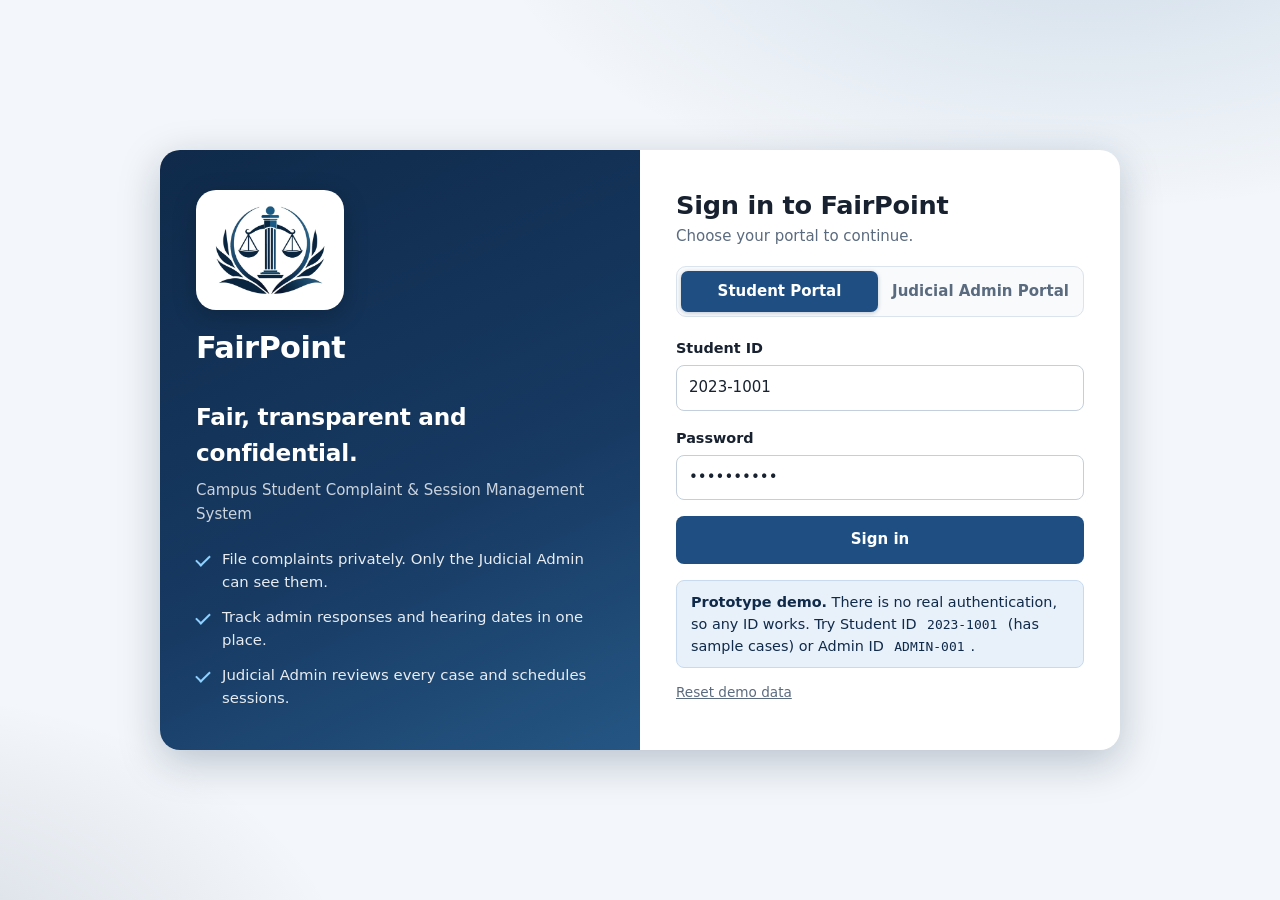
<file: fairpoint/fairpoint/index.html>
<!DOCTYPE html>
<html lang="en">
<head>
  <meta charset="UTF-8">
  <meta name="viewport" content="width=device-width, initial-scale=1">
  <title>FairPoint | Campus Student Complaint &amp; Session Management System</title>
  <meta name="description" content="FairPoint lets students file confidential complaints and track hearing sessions, while the Judicial Admin reviews cases, responds, and schedules sessions.">
  <link rel="icon" type="image/png" href="favicon.png">
  <link rel="stylesheet" href="styles.css">
</head>
<body>
  <a class="skip-link" href="#main">Skip to main content</a>

  <!-- ===================== AUTHENTICATION ===================== -->
  <section id="auth-view" class="auth" aria-labelledby="auth-title">
    <div class="auth__panel">
      <aside class="auth__brand">
        <div class="brand brand--stacked">
          <span class="brand__tile">
            <img class="brand__logo" src="logo.png" width="360" height="297" alt="">
          </span>
          <span class="brand__name">FairPoint</span>
        </div>
        <h2>Fair, transparent and confidential.</h2>
        <p>Campus Student Complaint &amp; Session Management System</p>
        <ul class="auth__points">
          <li>File complaints privately. Only the Judicial Admin can see them.</li>
          <li>Track admin responses and hearing dates in one place.</li>
          <li>Judicial Admin reviews every case and schedules sessions.</li>
        </ul>
      </aside>

      <div class="auth__card">
        <h1 id="auth-title">Sign in to FairPoint</h1>
        <p class="muted">Choose your portal to continue.</p>

        <div class="segmented" role="group" aria-label="Choose portal">
          <button type="button" class="segmented__btn" data-role="student" aria-pressed="true">Student Portal</button>
          <button type="button" class="segmented__btn" data-role="admin" aria-pressed="false">Judicial Admin Portal</button>
        </div>

        <form id="login-form" novalidate>
          <div class="field">
            <label for="login-id" id="login-id-label">Student ID</label>
            <input id="login-id" name="id" type="text" autocomplete="username" required>
          </div>
          <div class="field">
            <label for="login-password">Password</label>
            <input id="login-password" name="password" type="password" autocomplete="current-password" required>
          </div>
          <p id="login-error" class="field__error" role="alert" hidden></p>
          <button type="submit" class="btn btn--primary btn--block">Sign in</button>
        </form>

        <div class="notice notice--info">
          <strong>Prototype demo.</strong> There is no real authentication, so any ID works.
          Try Student ID <code>2023-1001</code> (has sample cases) or Admin ID <code>ADMIN-001</code>.
        </div>
        <button type="button" id="reset-demo" class="link-btn">Reset demo data</button>
      </div>
    </div>
  </section>

  <!-- ===================== APP SHELL ===================== -->
  <div id="app-shell" class="shell" hidden>
    <header class="topbar">
      <div class="brand">
        <img class="brand__logo" src="logo.png" width="360" height="297" alt="">
        <span class="brand__text">
          <span class="brand__name">FairPoint</span>
          <span class="brand__tag">Student Complaint &amp; Session Management</span>
        </span>
      </div>
      <div class="topbar__user">
        <span id="role-chip" class="role-chip">Student Portal</span>
        <div class="user-meta">
          <strong id="user-name"></strong>
          <small id="user-id"></small>
        </div>
        <button type="button" id="logout-btn" class="btn btn--light">Log out</button>
      </div>
    </header>

    <div class="shell__body">
      <nav id="sidenav" class="sidenav" aria-label="Primary"></nav>

      <main id="main" class="content" tabindex="-1">

        <!-- ---------- Student: File a complaint ---------- -->
        <section id="view-student-file" class="view" data-view="student-file" hidden aria-labelledby="h-file">
          <header class="view__head">
            <h1 id="h-file">File a Complaint</h1>
            <p class="muted">Share what happened. Your report goes straight to the Judicial Admin.</p>
          </header>

          <p class="notice notice--lock">
            <strong>Private and confidential.</strong> Other students cannot see your complaint. Only you and the Judicial Admin can.
          </p>

          <form id="complaint-form" class="card form" novalidate>
            <fieldset>
              <legend>Complainant details</legend>
              <div class="form-grid">
                <div class="field">
                  <label for="f-name">Student name <span class="req" aria-hidden="true">*</span></label>
                  <input id="f-name" name="complainantName" type="text" autocomplete="name" required>
                </div>
                <div class="field">
                  <label for="f-sid">Student ID</label>
                  <input id="f-sid" name="studentId" type="text" readonly>
                  <p class="hint">Linked to your login so only you can track this case.</p>
                </div>
                <div class="field">
                  <label for="f-course">Course <span class="req" aria-hidden="true">*</span></label>
                  <input id="f-course" name="course" type="text" list="course-list" placeholder="e.g. BSIT" required>
                </div>
                <div class="field">
                  <label for="f-section">Section <span class="req" aria-hidden="true">*</span></label>
                  <input id="f-section" name="section" type="text" placeholder="e.g. 2B" required>
                </div>
              </div>
            </fieldset>

            <fieldset>
              <legend>Respondent details <span class="tag">Optional</span></legend>
              <div class="form-grid">
                <div class="field">
                  <label for="f-rname">Target person's name</label>
                  <input id="f-rname" name="respName" type="text">
                </div>
                <div class="field">
                  <label for="f-rcourse">Course</label>
                  <input id="f-rcourse" name="respCourse" type="text" list="course-list">
                </div>
                <div class="field">
                  <label for="f-rsection">Section</label>
                  <input id="f-rsection" name="respSection" type="text">
                </div>
              </div>
            </fieldset>

            <fieldset>
              <legend>Incident details</legend>
              <div class="field">
                <label for="f-desc">Complaint description <span class="req" aria-hidden="true">*</span></label>
                <textarea id="f-desc" name="description" rows="7" maxlength="1500" placeholder="Describe what happened, when and where it happened, and who was involved."></textarea>
                <p class="hint"><span id="desc-count">0</span> / 1500 characters (minimum 20)</p>
              </div>
            </fieldset>

            <div class="form__actions">
              <button type="reset" class="btn btn--ghost">Clear form</button>
              <button type="submit" class="btn btn--primary">Submit complaint</button>
            </div>
          </form>

          <datalist id="course-list">
            <option value="BSIT"></option>
            <option value="BSCS"></option>
            <option value="BSBA"></option>
            <option value="BSED"></option>
            <option value="BSN"></option>
            <option value="BSCE"></option>
            <option value="BSHM"></option>
          </datalist>
        </section>

        <!-- ---------- Student: Schedule tracker ---------- -->
        <section id="view-student-tracker" class="view" data-view="student-tracker" hidden aria-labelledby="h-tracker">
          <header class="view__head">
            <h1 id="h-tracker">Schedule Tracker</h1>
            <p class="muted">Follow the status of your complaints, admin responses and hearing dates.</p>
          </header>

          <div id="tracker-stats" class="stats"></div>

          <h2 class="section-title">Upcoming sessions</h2>
          <div id="tracker-upcoming" class="upcoming"></div>

          <h2 class="section-title">My complaints</h2>
          <div id="tracker-list" class="case-list"></div>
        </section>

        <!-- ---------- Admin: Complaint Review Board ---------- -->
        <section id="view-admin-board" class="view" data-view="admin-board" hidden aria-labelledby="h-board">
          <header class="view__head">
            <h1 id="h-board">Complaint Review Board</h1>
            <p class="muted">Every complaint submitted across campus, with complainant and respondent details.</p>
          </header>

          <div id="board-stats" class="stats"></div>

          <div class="card">
            <div class="toolbar">
              <div class="field field--inline">
                <label for="board-search" class="sr-only">Search complaints</label>
                <input id="board-search" type="search" placeholder="Search by case ID, name, student ID or keyword">
              </div>
              <div class="field field--inline">
                <label for="board-filter" class="sr-only">Filter by status</label>
                <select id="board-filter"></select>
              </div>
            </div>
            <div class="table-wrap">
              <table class="table">
                <thead>
                  <tr>
                    <th scope="col">Case</th>
                    <th scope="col">Complainant</th>
                    <th scope="col">Respondent</th>
                    <th scope="col">Incident</th>
                    <th scope="col">Status &amp; session</th>
                    <th scope="col"><span class="sr-only">Actions</span></th>
                  </tr>
                </thead>
                <tbody id="board-body"></tbody>
              </table>
            </div>
            <p id="board-empty" class="empty" hidden>No complaints match your search or filter.</p>
          </div>
        </section>

        <!-- ---------- Admin: Session scheduling ---------- -->
        <section id="view-admin-scheduler" class="view" data-view="admin-scheduler" hidden aria-labelledby="h-scheduler">
          <header class="view__head">
            <h1 id="h-scheduler">Session Scheduling</h1>
            <p class="muted">Set, update and publish official hearing or talk sessions. Published sessions appear instantly on the student's tracker.</p>
          </header>

          <form id="session-form" class="card form" novalidate>
            <h2 id="session-form-title" class="card__title">Set a session</h2>
            <div class="form-grid">
              <div class="field field--full">
                <label for="sch-case">Case <span class="req" aria-hidden="true">*</span></label>
                <select id="sch-case" name="caseId" required></select>
              </div>
              <div class="field">
                <label for="sch-type">Session type</label>
                <select id="sch-type" name="type"></select>
              </div>
              <div class="field">
                <label for="sch-date">Date <span class="req" aria-hidden="true">*</span></label>
                <input id="sch-date" name="date" type="date" required>
              </div>
              <div class="field">
                <label for="sch-time">Time <span class="req" aria-hidden="true">*</span></label>
                <input id="sch-time" name="time" type="time" required>
              </div>
              <div class="field field--full">
                <label for="sch-venue">Venue <span class="req" aria-hidden="true">*</span></label>
                <input id="sch-venue" name="venue" type="text" placeholder="e.g. Judicial Office, Admin Building Room 204" required>
              </div>
              <div class="field field--full">
                <label for="sch-notes">Notes for the parties</label>
                <textarea id="sch-notes" name="notes" rows="3" placeholder="e.g. Bring your valid school ID and any supporting evidence."></textarea>
              </div>
            </div>
            <p id="sch-existing" class="notice notice--info" hidden></p>
            <div class="form__actions">
              <button type="button" id="sch-clear" class="btn btn--ghost">Clear</button>
              <button type="submit" class="btn btn--secondary" data-mode="draft">Save as draft</button>
              <button type="submit" class="btn btn--primary" data-mode="publish">Publish to student</button>
            </div>
          </form>

          <div class="card">
            <h2 class="card__title">All sessions</h2>
            <div class="table-wrap">
              <table class="table">
                <thead>
                  <tr>
                    <th scope="col">Case</th>
                    <th scope="col">Student</th>
                    <th scope="col">Type</th>
                    <th scope="col">Date &amp; time</th>
                    <th scope="col">Venue</th>
                    <th scope="col">State</th>
                    <th scope="col"><span class="sr-only">Actions</span></th>
                  </tr>
                </thead>
                <tbody id="session-body"></tbody>
              </table>
            </div>
            <p id="session-empty" class="empty" hidden>No sessions yet. Use the form above to set one.</p>
          </div>
        </section>

      </main>
    </div>
  </div>

  <!-- ===================== CASE DIALOG (admin) ===================== -->
  <dialog id="case-dialog" class="dialog" aria-labelledby="case-dialog-title">
    <div class="dialog__inner">
      <header class="dialog__head">
        <div>
          <p id="dlg-case-id" class="case-id"></p>
          <h2 id="case-dialog-title"></h2>
        </div>
        <div class="dialog__head-actions">
          <span id="dlg-status" class="badge"></span>
          <button type="button" id="dlg-close" class="icon-btn" aria-label="Close case details">&times;</button>
        </div>
      </header>

      <div class="dialog__body">
        <div id="dlg-details"></div>

        <form id="response-form" class="form form--flat" novalidate>
          <h3>Respond and manage</h3>
          <div class="field">
            <label for="resp-text">Response to the student</label>
            <textarea id="resp-text" name="text" rows="4" placeholder="Type your response or notes. The student will see this on their tracker."></textarea>
          </div>
          <div class="field">
            <label for="resp-status">Case status</label>
            <select id="resp-status" name="status"></select>
          </div>
          <div class="form__actions">
            <button type="button" id="dlg-schedule" class="btn btn--secondary">Schedule a session</button>
            <button type="submit" class="btn btn--primary">Send response</button>
          </div>
        </form>
      </div>
    </div>
  </dialog>

  <div id="toast-region" class="toast-region" role="status" aria-live="polite"></div>

  <script src="app.js"></script>
</body>
</html>
</file>
<file: fairpoint/fairpoint/styles.css>
/* =========================================================
   FairPoint — Campus Student Complaint & Session Management
   Theme: change the variables in :root to re-skin the app.
   ========================================================= */

:root {
  /* Brand (sampled from the FairPoint logo) */
  --primary: #1f4f82;
  --primary-hover: #183f69;
  --primary-soft: #e8f0f9;
  --navy: #0f2a4a;
  --navy-2: #173a63;
  --accent: #2f6b9c;

  /* Surfaces & text */
  --bg: #f3f6fa;
  --surface: #ffffff;
  --surface-alt: #f8fafc;
  --border: #dbe3ec;
  --border-strong: #c3cfdc;
  --text: #17212f;
  --text-muted: #5b6b7f;
  --on-dark: #ffffff;

  /* Status colours (background / foreground pairs) */
  --pending-bg: #fff4d6;   --pending-fg: #8a5a00;
  --review-bg: #e3efff;    --review-fg: #1b4f9c;
  --scheduled-bg: #ece6ff; --scheduled-fg: #4b34a8;
  --resolved-bg: #dff5e6;  --resolved-fg: #176a3a;
  --dismissed-bg: #eceff3; --dismissed-fg: #4d5b6c;
  --draft-bg: #eceff3;     --draft-fg: #4d5b6c;
  --danger: #b3261e;
  --danger-bg: #fdecea;

  /* Shape, spacing, type */
  --radius: 12px;
  --radius-sm: 8px;
  --shadow: 0 1px 2px rgba(15, 42, 74, .06), 0 4px 16px rgba(15, 42, 74, .06);
  --shadow-lg: 0 12px 40px rgba(15, 42, 74, .25);
  --topbar-h: 68px;
  --sidenav-w: 232px;
  --font: system-ui, -apple-system, "Segoe UI", Roboto, "Helvetica Neue", Arial, sans-serif;
  --focus: 0 0 0 3px rgba(47, 107, 156, .35);
}

*, *::before, *::after { box-sizing: border-box; }

html { -webkit-text-size-adjust: 100%; }

body {
  margin: 0;
  font-family: var(--font);
  font-size: 15px;
  line-height: 1.55;
  color: var(--text);
  background: var(--bg);
}

h1, h2, h3, p { margin: 0; }
h1 { font-size: 1.6rem; line-height: 1.2; letter-spacing: -.01em; }
h2 { font-size: 1.15rem; }
h3 { font-size: 1rem; }
code { background: var(--primary-soft); padding: 1px 6px; border-radius: 4px; font-size: .9em; }
[hidden] { display: none !important; }
img { max-width: 100%; }

.sr-only {
  position: absolute; width: 1px; height: 1px; padding: 0; margin: -1px;
  overflow: hidden; clip: rect(0, 0, 0, 0); white-space: nowrap; border: 0;
}
.skip-link {
  position: absolute; left: 12px; top: -48px; z-index: 100;
  background: var(--navy); color: var(--on-dark); padding: 8px 14px; border-radius: var(--radius-sm);
}
.skip-link:focus { top: 12px; }
.muted { color: var(--text-muted); }

:focus-visible { outline: none; box-shadow: var(--focus); border-radius: 4px; }

/* ---------- Brand (logo + name) ---------- */
.brand { display: flex; align-items: center; gap: 12px; text-decoration: none; color: var(--navy); }
.brand__logo { display: block; width: 60px; height: auto; flex: none; }
.brand__text { display: flex; flex-direction: column; line-height: 1.15; }
.brand__name { font-size: 1.35rem; font-weight: 800; letter-spacing: -.02em; color: var(--navy); }
.brand__tag { font-size: .72rem; color: var(--text-muted); letter-spacing: .02em; }

.brand--stacked { flex-direction: column; align-items: flex-start; gap: 14px; margin-bottom: 28px; }
.brand--stacked .brand__name { color: var(--on-dark); font-size: 1.9rem; }
.brand__tile {
  display: grid; place-items: center;
  background: #fff; border-radius: 20px; padding: 14px 18px;
  box-shadow: 0 6px 24px rgba(0, 0, 0, .22);
}
.brand--stacked .brand__logo { width: 112px; }

/* ---------- Buttons ---------- */
.btn {
  appearance: none; border: 1px solid transparent; cursor: pointer;
  font: inherit; font-weight: 600; padding: 9px 18px; border-radius: var(--radius-sm);
  transition: background .15s, border-color .15s, color .15s, transform .05s;
}
.btn:active { transform: translateY(1px); }
.btn--primary { background: var(--primary); color: #fff; }
.btn--primary:hover { background: var(--primary-hover); }
.btn--secondary { background: var(--primary-soft); color: var(--primary); border-color: #c7daef; }
.btn--secondary:hover { background: #d8e7f7; }
.btn--ghost { background: transparent; color: var(--text-muted); border-color: var(--border-strong); }
.btn--ghost:hover { background: var(--surface-alt); color: var(--text); }
.btn--light { background: var(--surface); color: var(--navy); border-color: var(--border-strong); }
.btn--light:hover { background: var(--primary-soft); }
.btn--danger { background: var(--danger-bg); color: var(--danger); border-color: #f2c4c0; }
.btn--sm { padding: 5px 12px; font-size: .85rem; }
.btn--block { width: 100%; padding: 11px 18px; }
.link-btn {
  appearance: none; background: none; border: 0; padding: 0; margin-top: 14px;
  color: var(--text-muted); font: inherit; font-size: .85rem; text-decoration: underline; cursor: pointer;
}
.link-btn:hover { color: var(--primary); }
.icon-btn {
  appearance: none; background: transparent; border: 0; cursor: pointer;
  width: 36px; height: 36px; border-radius: 50%; font-size: 1.6rem; line-height: 1; color: var(--text-muted);
}
.icon-btn:hover { background: var(--surface-alt); color: var(--text); }

/* ---------- Forms ---------- */
.field { display: flex; flex-direction: column; gap: 6px; margin-bottom: 16px; }
.field--inline { margin: 0; }
.field--full { grid-column: 1 / -1; }
label { font-weight: 600; font-size: .9rem; }
input, select, textarea {
  width: 100%; font: inherit; color: var(--text); background: var(--surface);
  border: 1px solid var(--border-strong); border-radius: var(--radius-sm); padding: 10px 12px;
}
input:focus, select:focus, textarea:focus { outline: none; border-color: var(--accent); box-shadow: var(--focus); }
input[readonly] { background: var(--surface-alt); color: var(--text-muted); }
textarea { resize: vertical; min-height: 96px; }
input[aria-invalid="true"], textarea[aria-invalid="true"], select[aria-invalid="true"] { border-color: var(--danger); }
.hint { font-size: .8rem; color: var(--text-muted); }
.field__error { color: var(--danger); font-size: .88rem; margin-bottom: 12px; }
.req { color: var(--danger); }
.tag {
  display: inline-block; margin-left: 8px; padding: 1px 8px; border-radius: 999px;
  background: var(--surface-alt); border: 1px solid var(--border); color: var(--text-muted);
  font-size: .72rem; font-weight: 600; vertical-align: middle;
}
fieldset { border: 0; padding: 0; margin: 0 0 8px; min-width: 0; }
legend {
  padding: 0; margin-bottom: 12px; font-weight: 700; color: var(--navy);
  font-size: 1rem; border-bottom: 2px solid var(--primary-soft); width: 100%; padding-bottom: 6px;
}
.form-grid { display: grid; grid-template-columns: repeat(2, minmax(0, 1fr)); column-gap: 18px; }
.form__actions { display: flex; flex-wrap: wrap; justify-content: flex-end; gap: 10px; margin-top: 8px; }
.form--flat { border-top: 1px solid var(--border); padding-top: 18px; margin-top: 20px; }
.form--flat h3 { margin-bottom: 12px; }

/* ---------- Notices ---------- */
.notice {
  border-radius: var(--radius-sm); padding: 10px 14px; font-size: .9rem; margin: 16px 0 0;
  border: 1px solid transparent;
}
.notice--info { background: var(--primary-soft); border-color: #c7daef; color: var(--navy); }
.notice--lock { background: #eef7f1; border-color: #cfe8d8; color: #1c5a35; margin: 0 0 18px; }
.notice--warn { background: var(--pending-bg); color: var(--pending-fg); border-color: #f0dca0; }

/* ---------- Authentication ---------- */
.auth {
  min-height: 100vh; display: grid; place-items: center; padding: 24px 16px;
  background:
    radial-gradient(1000px 500px at 85% -10%, rgba(47, 107, 156, .18), transparent 60%),
    radial-gradient(800px 500px at -10% 110%, rgba(15, 42, 74, .14), transparent 60%),
    var(--bg);
}
.auth__panel {
  width: min(960px, 100%); display: grid; grid-template-columns: 1fr 1fr;
  background: var(--surface); border-radius: 20px; overflow: hidden; box-shadow: var(--shadow-lg);
}
.auth__brand {
  background: linear-gradient(155deg, var(--navy) 0%, var(--navy-2) 60%, var(--accent) 130%);
  color: var(--on-dark); padding: 40px 36px; display: flex; flex-direction: column; justify-content: center;
}
.auth__brand h2 { font-size: 1.45rem; margin-bottom: 8px; letter-spacing: -.01em; }
.auth__brand > p { color: rgba(255, 255, 255, .78); margin-bottom: 22px; }
.auth__points { list-style: none; margin: 0; padding: 0; display: grid; gap: 12px; }
.auth__points li { position: relative; padding-left: 26px; color: rgba(255, 255, 255, .9); font-size: .93rem; }
.auth__points li::before {
  content: ""; position: absolute; left: 0; top: 7px; width: 14px; height: 8px;
  border-left: 2px solid #8fd0ff; border-bottom: 2px solid #8fd0ff; transform: rotate(-45deg);
}
.auth__card { padding: 40px 36px; }
.auth__card h1 { margin-bottom: 4px; }
.auth__card .muted { margin-bottom: 18px; }

.segmented {
  display: grid; grid-template-columns: 1fr 1fr; gap: 4px; padding: 4px; margin-bottom: 20px;
  background: var(--surface-alt); border: 1px solid var(--border); border-radius: 10px;
}
.segmented__btn {
  appearance: none; border: 0; background: transparent; cursor: pointer; font: inherit; font-weight: 600;
  padding: 9px 10px; border-radius: 7px; color: var(--text-muted);
}
.segmented__btn[aria-pressed="true"] { background: var(--primary); color: #fff; box-shadow: 0 1px 4px rgba(15, 42, 74, .25); }

/* ---------- App shell ---------- */
.shell { min-height: 100vh; display: flex; flex-direction: column; }
.topbar {
  position: sticky; top: 0; z-index: 20; height: var(--topbar-h);
  display: flex; align-items: center; justify-content: space-between; gap: 16px; padding: 0 24px;
  background: var(--surface); border-bottom: 1px solid var(--border);
  box-shadow: 0 1px 0 rgba(15, 42, 74, .03), 0 6px 18px rgba(15, 42, 74, .04);
}
.topbar::after {
  content: ""; position: absolute; left: 0; right: 0; bottom: -1px; height: 3px;
  background: linear-gradient(90deg, var(--navy), var(--accent));
}
.topbar__user { display: flex; align-items: center; gap: 14px; }
.role-chip {
  padding: 4px 12px; border-radius: 999px; background: var(--primary-soft); color: var(--primary);
  font-size: .78rem; font-weight: 700; border: 1px solid #c7daef; white-space: nowrap;
}
.user-meta { display: flex; flex-direction: column; text-align: right; line-height: 1.2; }
.user-meta small { color: var(--text-muted); }

.shell__body { flex: 1; display: flex; min-height: 0; }
.sidenav {
  flex: none; width: var(--sidenav-w); padding: 20px 14px; background: var(--navy);
  display: flex; flex-direction: column; gap: 6px;
}
.nav-item {
  appearance: none; border: 0; background: transparent; cursor: pointer; font: inherit; font-weight: 600;
  display: flex; align-items: center; gap: 10px; width: 100%; text-align: left; white-space: nowrap;
  padding: 11px 12px; border-radius: 10px; color: rgba(255, 255, 255, .78);
}
.nav-item svg { width: 20px; height: 20px; flex: none; }
.nav-item:hover { background: rgba(255, 255, 255, .08); color: #fff; }
.nav-item[aria-current="page"] { background: rgba(255, 255, 255, .16); color: #fff; }
.nav-item:focus-visible { box-shadow: 0 0 0 3px rgba(143, 208, 255, .5); }
.nav-count {
  margin-left: auto; min-width: 22px; padding: 0 7px; border-radius: 999px; text-align: center;
  background: #ffb74d; color: #3b2600; font-size: .75rem; font-weight: 800;
}
.content { flex: 1; min-width: 0; padding: 28px clamp(16px, 3vw, 40px) 56px; max-width: 1320px; }
.content:focus { outline: none; }
.view { display: grid; grid-template-columns: minmax(0, 1fr); gap: 20px; align-content: start; }
.view__head { display: grid; gap: 4px; }

/* ---------- Cards & stats ---------- */
.card {
  background: var(--surface); border: 1px solid var(--border); border-radius: var(--radius);
  box-shadow: var(--shadow); padding: 22px;
}
.card__title { margin-bottom: 14px; }
.stats { display: grid; grid-template-columns: repeat(auto-fit, minmax(170px, 1fr)); gap: 14px; }
.stat {
  background: var(--surface); border: 1px solid var(--border); border-radius: var(--radius);
  padding: 16px 18px; box-shadow: var(--shadow); display: flex; flex-direction: column; gap: 2px;
  border-left: 4px solid var(--accent);
}
.stat__label { font-size: .8rem; color: var(--text-muted); font-weight: 600; text-transform: uppercase; letter-spacing: .04em; }
.stat__value { font-size: 1.8rem; line-height: 1.1; color: var(--navy); }
.stat--pending { border-left-color: #e0a100; }
.stat--review { border-left-color: #2d74d1; }
.stat--scheduled { border-left-color: #6b4fd1; }
.stat--resolved { border-left-color: #2c9a5c; }
.section-title { color: var(--navy); margin-top: 6px; }

/* ---------- Status badges ---------- */
.badge {
  display: inline-flex; align-items: center; gap: 6px; padding: 3px 11px; border-radius: 999px;
  font-size: .78rem; font-weight: 700; white-space: nowrap; background: var(--dismissed-bg); color: var(--dismissed-fg);
}
.badge::before { content: ""; width: 7px; height: 7px; border-radius: 50%; background: currentColor; }
.badge--pending { background: var(--pending-bg); color: var(--pending-fg); }
.badge--review { background: var(--review-bg); color: var(--review-fg); }
.badge--scheduled { background: var(--scheduled-bg); color: var(--scheduled-fg); }
.badge--resolved { background: var(--resolved-bg); color: var(--resolved-fg); }
.badge--dismissed { background: var(--dismissed-bg); color: var(--dismissed-fg); }
.badge--draft { background: var(--draft-bg); color: var(--draft-fg); }
.badge--published { background: var(--resolved-bg); color: var(--resolved-fg); }

/* ---------- Student tracker ---------- */
.upcoming { display: grid; gap: 12px; grid-template-columns: repeat(auto-fill, minmax(320px, 1fr)); }
.session-card {
  display: flex; gap: 16px; align-items: flex-start; padding: 16px; background: var(--surface);
  border: 1px solid #d6cdf5; border-left: 4px solid #6b4fd1; border-radius: var(--radius); box-shadow: var(--shadow);
}
.date-chip {
  flex: none; width: 58px; text-align: center; border-radius: 10px; overflow: hidden;
  border: 1px solid var(--border); background: var(--surface);
}
.date-chip__mon { display: block; background: #6b4fd1; color: #fff; font-size: .7rem; font-weight: 800; letter-spacing: .08em; padding: 2px 0; }
.date-chip__day { display: block; font-size: 1.4rem; font-weight: 800; color: var(--navy); padding: 4px 0; line-height: 1.1; }
.session-card__body { display: grid; gap: 2px; min-width: 0; }
.session-card__body strong { color: var(--navy); }
.session-card__body span, .session-card__body p { font-size: .9rem; color: var(--text-muted); }

.case-list { display: grid; gap: 16px; }
.case {
  background: var(--surface); border: 1px solid var(--border); border-radius: var(--radius);
  box-shadow: var(--shadow); padding: 20px; display: grid; gap: 14px;
}
.case__head { display: flex; justify-content: space-between; align-items: flex-start; gap: 12px; }
.case-id { font-size: .78rem; font-weight: 700; color: var(--accent); letter-spacing: .06em; text-transform: uppercase; }
.case__head h3 { margin-top: 2px; }
.meta { display: grid; grid-template-columns: repeat(auto-fit, minmax(160px, 1fr)); gap: 10px 18px; margin: 0; }
.meta div { min-width: 0; }
.meta dt { font-size: .72rem; text-transform: uppercase; letter-spacing: .05em; color: var(--text-muted); font-weight: 700; }
.meta dd { margin: 0; overflow-wrap: anywhere; }
.case__text {
  white-space: pre-wrap; overflow-wrap: anywhere; background: var(--surface-alt);
  border: 1px solid var(--border); border-radius: var(--radius-sm); padding: 12px 14px;
}
.block { border-radius: var(--radius-sm); padding: 12px 14px; border: 1px solid var(--border); }
.block h4 { margin: 0 0 6px; font-size: .85rem; text-transform: uppercase; letter-spacing: .05em; color: var(--navy); }
.block--session { background: #f4f1ff; border-color: #d6cdf5; }
.block--response { background: #f1f7ff; border-color: #cfe0f5; }
.block--none { background: var(--surface-alt); color: var(--text-muted); font-size: .9rem; }
.response { padding: 8px 0; }
.response + .response { border-top: 1px dashed var(--border-strong); }
.response__meta { font-size: .78rem; color: var(--text-muted); }
.response p { white-space: pre-wrap; overflow-wrap: anywhere; }

/* ---------- Tables (admin) ---------- */
.toolbar { display: flex; flex-wrap: wrap; gap: 12px; margin-bottom: 16px; }
.toolbar .field--inline:first-child { flex: 1 1 260px; }
.toolbar .field--inline:last-child { flex: 0 0 200px; }
.table-wrap { overflow-x: auto; position: relative; } /* position: keeps .sr-only labels inside the scroller */
.table { width: 100%; min-width: 820px; border-collapse: collapse; font-size: .9rem; }
.table td:first-child strong, .table td:first-child small { white-space: nowrap; }
.table td:nth-child(4) .excerpt { min-width: 200px; }
.table th {
  text-align: left; padding: 10px 12px; font-size: .75rem; text-transform: uppercase; letter-spacing: .05em;
  color: var(--text-muted); border-bottom: 2px solid var(--border); white-space: nowrap;
}
.table td { padding: 12px 10px; border-bottom: 1px solid var(--border); vertical-align: top; }
.table tbody tr:hover { background: var(--surface-alt); }
.table td small { display: block; }
.table .person strong { display: block; }
.table .person small { color: var(--text-muted); }
.table .excerpt { display: block; max-width: 300px; overflow-wrap: anywhere; white-space: pre-wrap; }
.table .excerpt--clamped:not(.excerpt--open) { display: -webkit-box; -webkit-line-clamp: 3; -webkit-box-orient: vertical; overflow: hidden; }
.table .link-more { margin-top: 4px; font-size: .8rem; color: var(--primary); }
.table td[data-label="Status"] small { margin-top: 6px; }
/* Keep the action buttons reachable when the table scrolls sideways */
.table th:last-child, .table td.cell-actions { position: sticky; right: 0; background: var(--surface); box-shadow: -8px 0 8px -8px rgba(15, 42, 74, .18); }
.table tbody tr:hover td.cell-actions { background: var(--surface-alt); }
.table .actions { flex-direction: column; align-items: stretch; }
.table .actions { display: flex; flex-wrap: wrap; gap: 6px; justify-content: flex-end; }
.empty { text-align: center; color: var(--text-muted); padding: 28px 12px; }
.dash { color: var(--text-muted); }

/* ---------- Dialog ---------- */
.dialog {
  width: min(720px, calc(100vw - 24px)); max-height: calc(100vh - 24px); padding: 0; border: 0;
  border-radius: 16px; box-shadow: var(--shadow-lg); color: var(--text); background: var(--surface);
}
.dialog::backdrop { background: rgba(15, 42, 74, .55); backdrop-filter: blur(2px); }
.dialog__inner { display: flex; flex-direction: column; max-height: calc(100vh - 24px); }
.dialog__head {
  display: flex; justify-content: space-between; align-items: flex-start; gap: 12px;
  padding: 18px 22px; border-bottom: 1px solid var(--border);
}
.dialog__head-actions { display: flex; align-items: center; gap: 8px; }
.dialog__body { padding: 20px 22px 24px; overflow-y: auto; }
.detail-grid { display: grid; gap: 14px; }

/* ---------- Toasts ---------- */
.toast-region {
  position: fixed; right: 16px; bottom: 16px; z-index: 200; display: grid; gap: 10px; max-width: min(380px, calc(100vw - 32px));
}
.toast {
  background: var(--navy); color: #fff; padding: 12px 16px; border-radius: 10px; box-shadow: var(--shadow-lg);
  border-left: 4px solid #5fd08a; animation: toast-in .2s ease-out;
}
.toast--error { border-left-color: #ff7b72; }
@keyframes toast-in { from { transform: translateY(8px); opacity: 0; } to { transform: none; opacity: 1; } }

/* ---------- Responsive ---------- */
@media (max-width: 860px) {
  .auth__panel { grid-template-columns: 1fr; }
  .auth__brand { padding: 28px 24px; }
  .auth__card { padding: 28px 24px; }
  .brand--stacked { flex-direction: row; align-items: center; margin-bottom: 16px; }
  .brand--stacked .brand__logo { width: 64px; }
  .brand__tile { padding: 8px 10px; border-radius: 14px; }
  .auth__points { display: none; }

  .shell__body { flex-direction: column; }
  .sidenav {
    width: 100%; flex-direction: row; overflow-x: auto; padding: 10px 12px; gap: 6px;
    position: sticky; top: var(--topbar-h); z-index: 15;
  }
  .nav-item { width: auto; white-space: nowrap; padding: 9px 14px; }
}

@media (max-width: 640px) {
  .topbar { padding: 0 14px; height: auto; min-height: var(--topbar-h); flex-wrap: wrap; padding-block: 8px; }
  .brand__logo { width: 42px; }
  .brand__tag { display: none; }
  .user-meta { display: none; }
  .role-chip { display: none; }
  .sidenav { top: 0; position: static; }
  .form-grid { grid-template-columns: 1fr; }
  .card { padding: 16px; }
  .form__actions .btn { flex: 1 1 100%; }
  .toolbar .field--inline:last-child { flex: 1 1 100%; }

  /* Tables turn into stacked cards */
  .table { min-width: 0; }
  .table td:nth-child(4) .excerpt { min-width: 0; }
  .table thead { position: absolute; width: 1px; height: 1px; overflow: hidden; clip: rect(0, 0, 0, 0); }
  .table, .table tbody, .table tr, .table td { display: block; width: 100%; }
  .table tr { border: 1px solid var(--border); border-radius: var(--radius-sm); margin-bottom: 12px; padding: 6px 4px; background: var(--surface); }
  .table td { border: 0; padding: 6px 10px; display: grid; grid-template-columns: 104px 1fr; gap: 8px; }
  .table td::before {
    content: attr(data-label); font-size: .72rem; text-transform: uppercase; letter-spacing: .05em;
    color: var(--text-muted); font-weight: 700; padding-top: 2px;
  }
  .table td.cell-actions { grid-template-columns: 1fr; position: static; box-shadow: none; background: transparent; }
  .table td.cell-actions::before { display: none; }
  .table .actions { flex-direction: row; justify-content: flex-start; }
  .table .excerpt { max-width: none; }
}

@media (prefers-reduced-motion: reduce) {
  * { animation: none !important; transition: none !important; }
}
</file>
